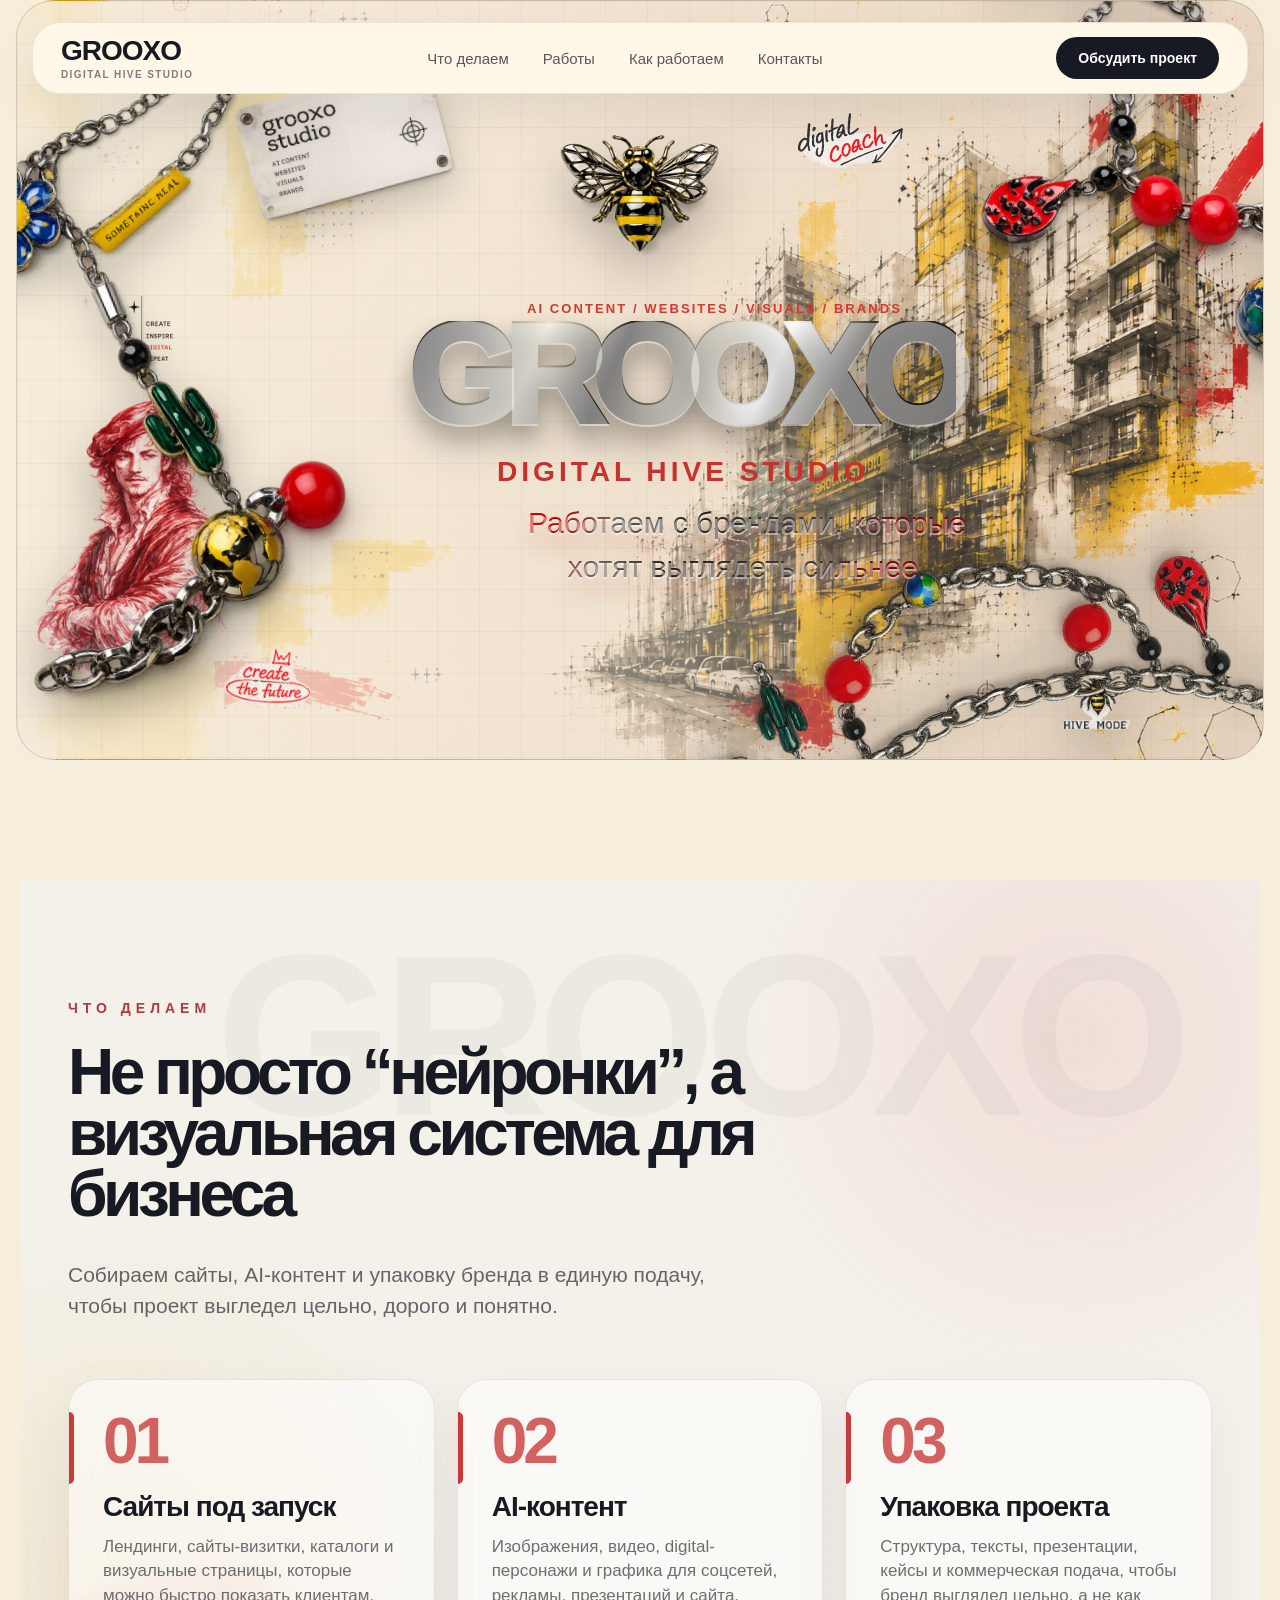
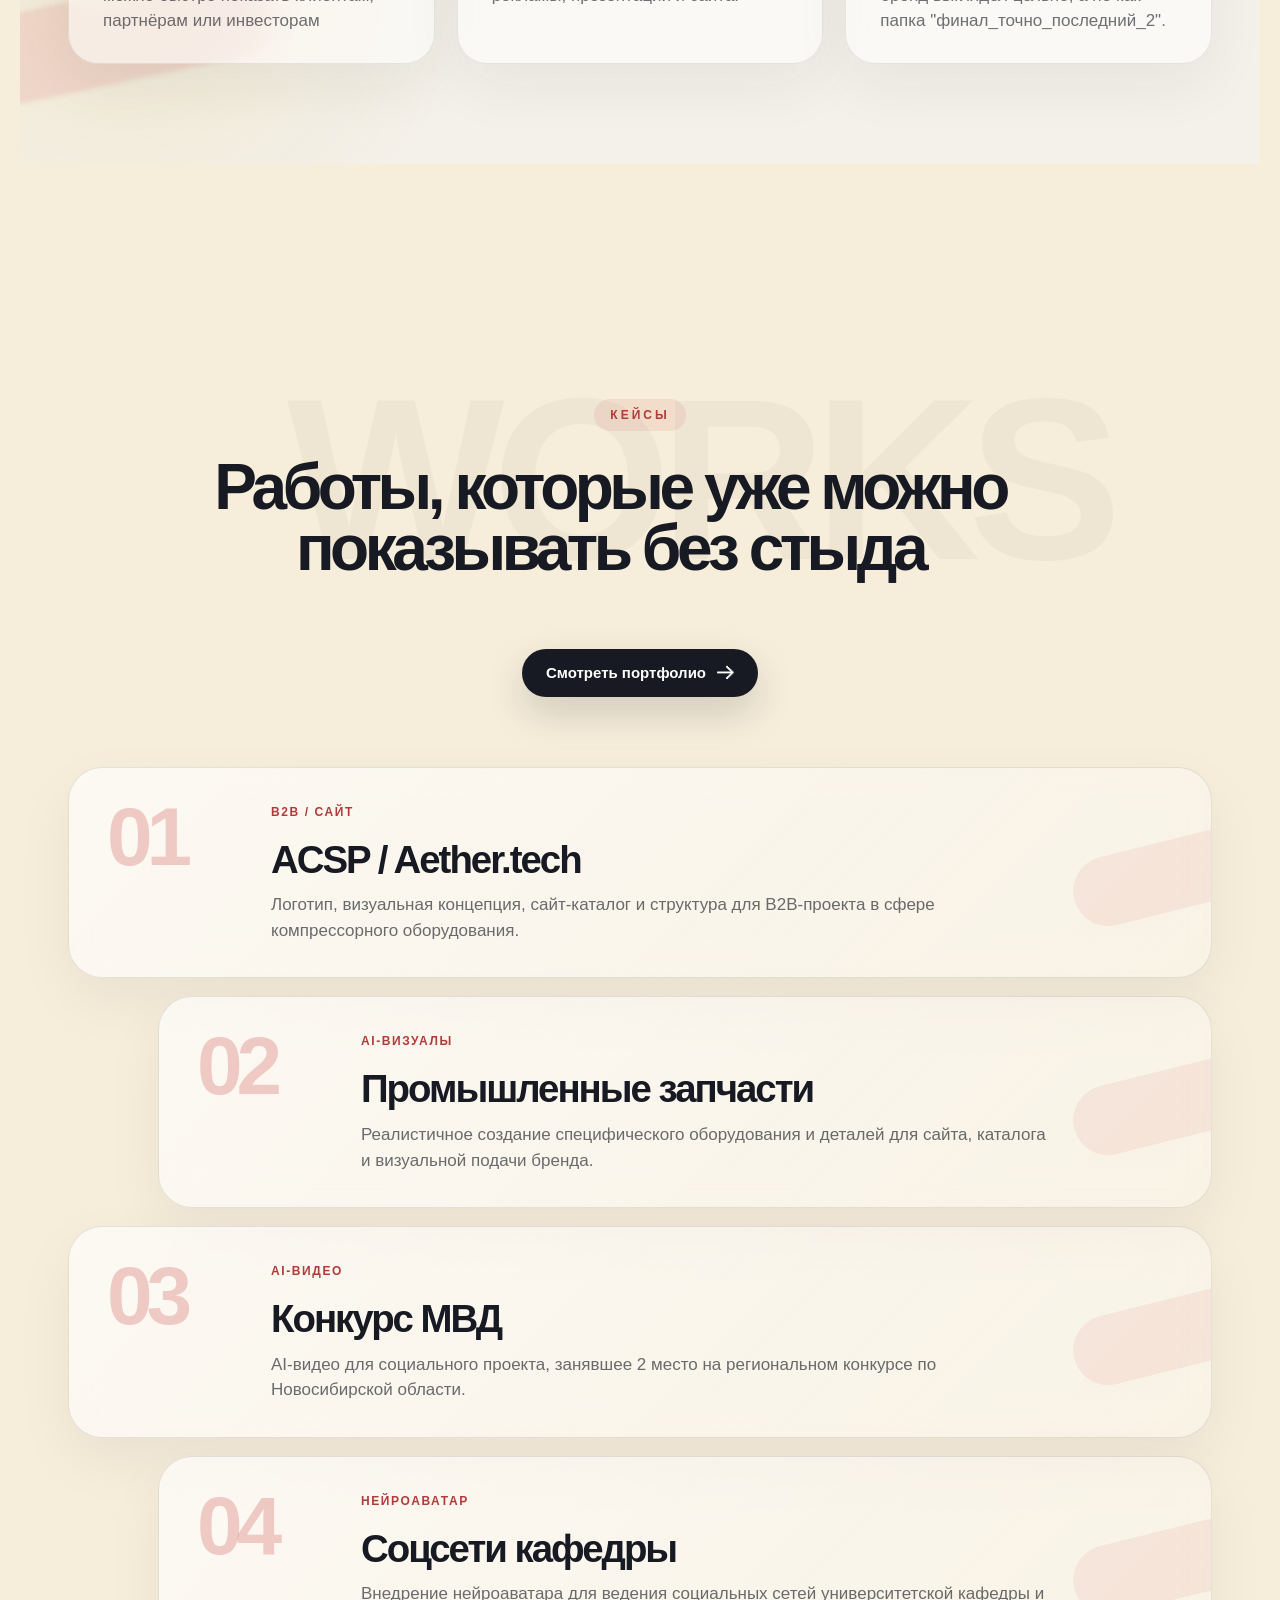
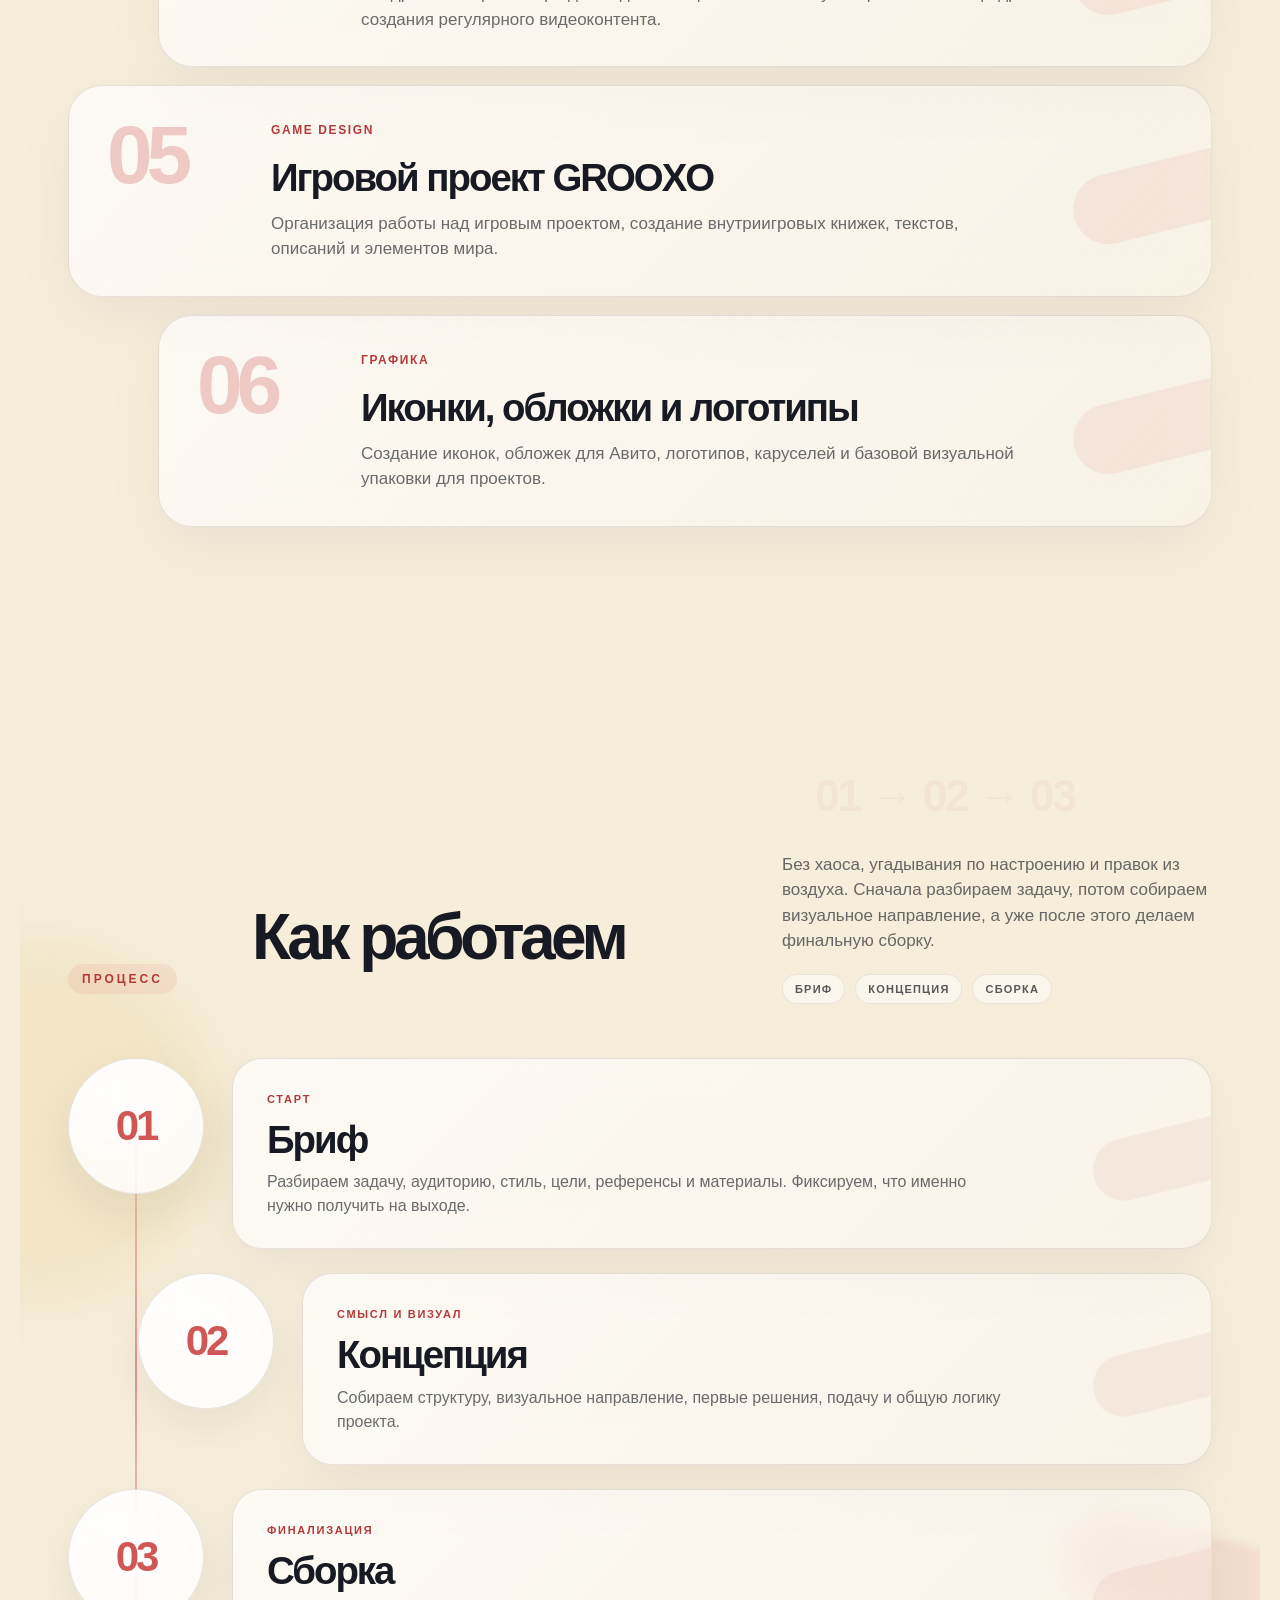
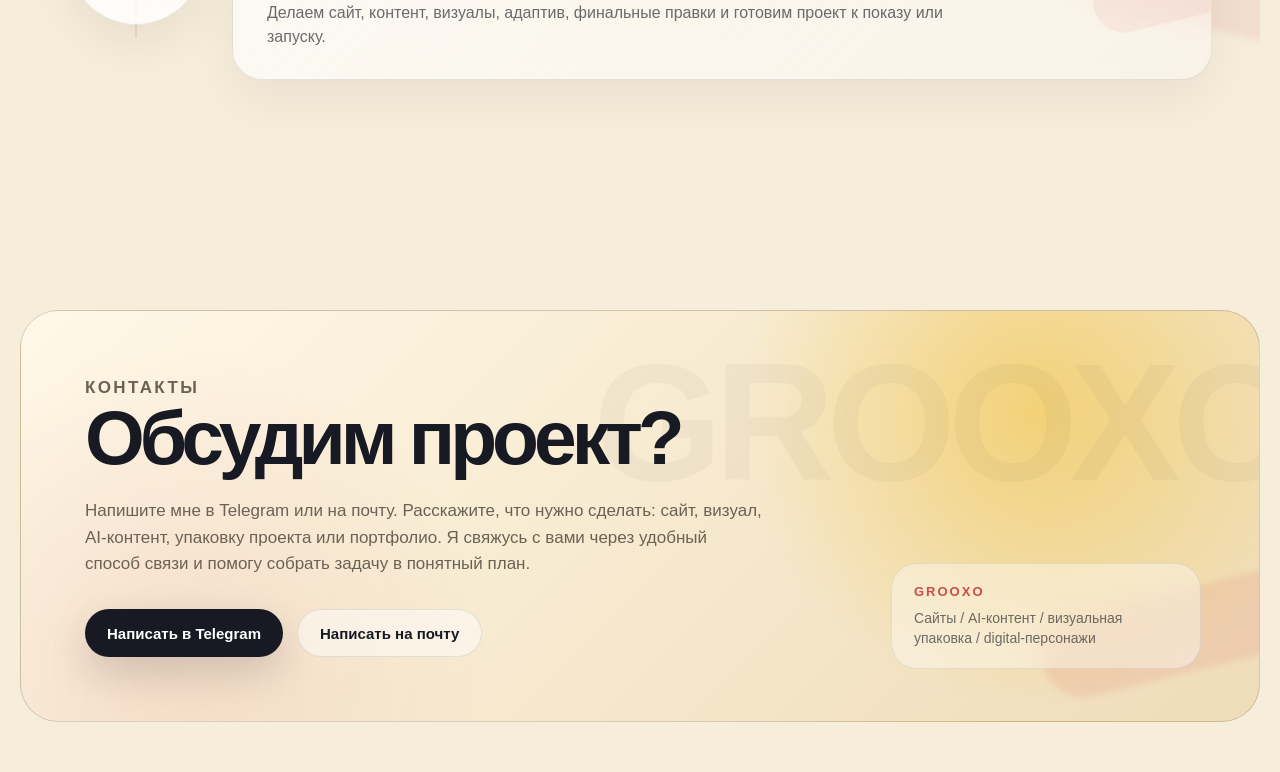
<file: index.html>
<!DOCTYPE html>
<html lang="ru">
<head>
  <meta charset="UTF-8" />
  <meta name="viewport" content="width=device-width, initial-scale=1.0" />

  <title>GROOXO Studio — сайты и AI-контент</title>
  <meta name="description" content="GROOXO Studio создаёт сайты, AI-визуал, digital-персонажей и визуальную упаковку для брендов." />

  <link rel="stylesheet" href="style.css" />
</head>
<body>

  <header class="header">
    <a href="#hero" class="logo">
      <span class="logo-main">GROOXO</span>
      <span class="logo-sub">digital hive studio</span>
    </a>   

    <nav class="nav">
      <a href="#services">Что делаем</a >
      <a href="#cases">Работы</a >
      <a href="#process">Как работаем</a >
      <a href="#contact">Контакты</a >
    </nav>
    <a href="#contact" class="header-btn">Обсудить проект</a>
  </header>

  <main>
    <section class="hero" id="hero">
  <img class="decor decor--chain-left" src="assets/images/chain-left.png" alt="Цепь металлическая1">
  <img class="decor decor--chain-right" src="assets/images/chain-right.png" alt="Цепь металлическая2">
  <img class="decor decor--chain-bottom" src="assets/images/chain-bottom.png" alt="Цепь металлическая3">

  <img class="decor decor--brand-card" src="assets/images/brand-card.png" alt="Визитная карточка GROOXO">
  <img class="decor decor--bee-main" src="assets/images/bee-main.png" alt="Металлическая пчела GROOXO">
  <img class="decor decor--bee-small" src="assets/images/bee-small.png" alt="Нарисованная пчела GROOXO">
  <img class="decor decor--sketch" src="assets/images/sketch.png" alt="скетч парня GROOXO">

  <img class="decor decor--text-digital-coach" src="assets/images/text-digital-coach.png" alt="digital coach GROOXO">
  <img class="decor decor--text-create-future" src="assets/images/text-create-future.png" alt="create future GROOXO">
  <img class="decor decor--text-create-inspire" src="assets/images/text-create-inspire-repeat.png" alt="create inspire repeat GROOXO">

  <div class="hero__content">
    <p class="eyebrow">AI CONTENT / WEBSITES / VISUALS / BRANDS</p >

    <h1 class="hero__logo">GROOXO</h1>

    <p class="hero__subtitle">DIGITAL HIVE STUDIO</p >

    <p class="hero__text">
      Работаем с брендами, которые 
      хотят выглядеть сильнее.
    </p >
  </div>
</section>

    <section class="section services" id="services">
      <div class="container">
      <p class="section-label">Что делаем</p >
      
        <h2 class="services__title">
        Не просто “нейронки”, а визуальная система для бизнеса
      </h2>

      <p class="services__lead">
        Собираем сайты, AI-контент и упаковку бренда  в единую подачу, чтобы проект выгледел цельно, дорого и понятно.
      </p>

      <div class="services__grid">
        <article class="service-card">
          <span class="service-card__num">01</span>
          <h3>Сайты под запуск</h3>
          <p>Лендинги, сайты-визитки, каталоги и визуальные страницы, которые можно быстро показать клиентам, партнёрам или инвесторам</p >
        </article>

        <article class="service-card">
          <span class="service-card__num">02</span>
          <h3>AI-контент</h3>
          <p>Изображения, видео, digital-персонажи и графика для соцсетей, рекламы, презентаций и сайта.</p >
        </article>

        <article class="service-card">
          <span class="service-card__num">03</span>
          <h3>Упаковка проекта</h3>
          <p>Структура, тексты, презентации, кейсы и коммерческая подача, чтобы бренд выглядел цельно, а не как папка "финал_точно_последний_2".</p >
        </article>
       </div>
      </div>
    </section>

    <section class="section cases" id="cases">
  <div class="container">
    <div class="cases__head">
      <p class="section__label">Кейсы</p >

      <h2 class="cases__title">
        Работы, которые уже можно показывать без стыда
      </h2>
      <a class="cases__btn" href="portfolio.html">
        Смотреть портфолио <span>🡢</span>
      </a>

    </div>

    <div class="cases__list">
      <article class="case-row">
        <span class="case-row__num">01</span>

        <div class="case-row__content">
          <span class="case-row__tag">B2B / сайт</span>
          <h3>ACSP / Aether.tech</h3>
          <p>
            Логотип, визуальная концепция, сайт-каталог и структура для B2B-проекта
            в сфере компрессорного оборудования.
          </p >
        </div>
      </article>

      <article class="case-row">
        <span class="case-row__num">02</span>

        <div class="case-row__content">
          <span class="case-row__tag">AI-визуалы</span>
          <h3>Промышленные запчасти</h3>
          <p>
            Реалистичное создание специфического оборудования и деталей для сайта,
            каталога и визуальной подачи бренда.
          </p >
        </div>
      </article>

      <article class="case-row">
        <span class="case-row__num">03</span>

        <div class="case-row__content">
          <span class="case-row__tag">AI-видео</span>
          <h3>Конкурс МВД</h3>
          <p>
            AI-видео для социального проекта, занявшее 2 место на региональном
            конкурсе по Новосибирской области.
          </p >
        </div>
      </article>

      <article class="case-row">
        <span class="case-row__num">04</span>

        <div class="case-row__content">
          <span class="case-row__tag">Нейроаватар</span>
          <h3>Соцсети кафедры</h3>
          <p>
            Внедрение нейроаватара для ведения социальных сетей университетской
            кафедры и создания регулярного видеоконтента.
          </p >
        </div>
      </article>

      <article class="case-row">
        <span class="case-row__num">05</span>

        <div class="case-row__content">
          <span class="case-row__tag">Game design</span>
          <h3>Игровой проект GROOXO</h3>
          <p>
            Организация работы над игровым проектом, создание внутриигровых книжек,
            текстов, описаний и элементов мира.
          </p >
        </div>
      </article>

      <article class="case-row">
        <span class="case-row__num">06</span>

        <div class="case-row__content">
          <span class="case-row__tag">Графика</span>
          <h3>Иконки, обложки и логотипы</h3>
          <p>
            Создание иконок, обложек для Авито, логотипов, каруселей и базовой
            визуальной упаковки для проектов.
          </p >
        </div>
      </article>
    </div>
  </div>
</section>

<section class="section process" id="process">
  <div class="container">

    <div class="process__head">
      <p class="section__label">Процесс</p >

      <h2 class="process__title">
        Как работаем
      </h2>

      <div class="process__side">
        <p class="process__lead">
          Без хаоса, угадывания по настроению и правок из воздуха.
          Сначала разбираем задачу, потом собираем визуальное направление,
          а уже после этого делаем финальную сборку.
        </p >

        <div class="process__mini">
          <span>Бриф</span>
          <span>Концепция</span>
          <span>Сборка</span>
        </div>
      </div>
    </div>

    <div class="process__timeline">

      <article class="process-step">
        <div class="process-step__num">01</div>

        <div class="process-step__content">
          <span>Старт</span>
          <h3>Бриф</h3>
          <p>
            Разбираем задачу, аудиторию, стиль, цели, референсы и материалы.
            Фиксируем, что именно нужно получить на выходе.
          </p >
        </div>
      </article>

      <article class="process-step">
        <div class="process-step__num">02</div>

        <div class="process-step__content">
          <span>Смысл и визуал</span>
          <h3>Концепция</h3>
          <p>
            Собираем структуру, визуальное направление, первые решения,
            подачу и общую логику проекта.
          </p >
        </div>
      </article>

      <article class="process-step">
        <div class="process-step__num">03</div>

        <div class="process-step__content">
          <span>Финализация</span>
          <h3>Сборка</h3>
          <p>
            Делаем сайт, контент, визуалы, адаптив, финальные правки
            и готовим проект к показу или запуску.
          </p >
        </div>
      </article>

    </div>

  </div>
</section>

<section class="contact" id="contact">
  <div class="contact__content">
    <p class="section__label">Контакты</p >

    <h2>Обсудим проект?</h2>

    <p class="contact__text">
      Напишите мне в Telegram или на почту. Расскажите, что нужно сделать:
      сайт, визуал, AI-контент, упаковку проекта или портфолио. Я свяжусь с вами
      через удобный способ связи и помогу собрать задачу в понятный план.
    </p >

    <div class="contact__actions">
      <a class="contact__btn contact__btn--dark" href=" " target="_blank">
        Написать в Telegram
      </a >

      <a class="contact__btn contact__btn--light" href="mailto:sonya.streletskaya@gmail.com">
        Написать на почту
      </a >
    </div>
  </div>

  <div class="contact__note">
    <span>GROOXO</span>
    <p>Сайты / AI-контент / визуальная упаковка / digital-персонажи</p >
  </div>
</section>
</body>
</html>
</file>
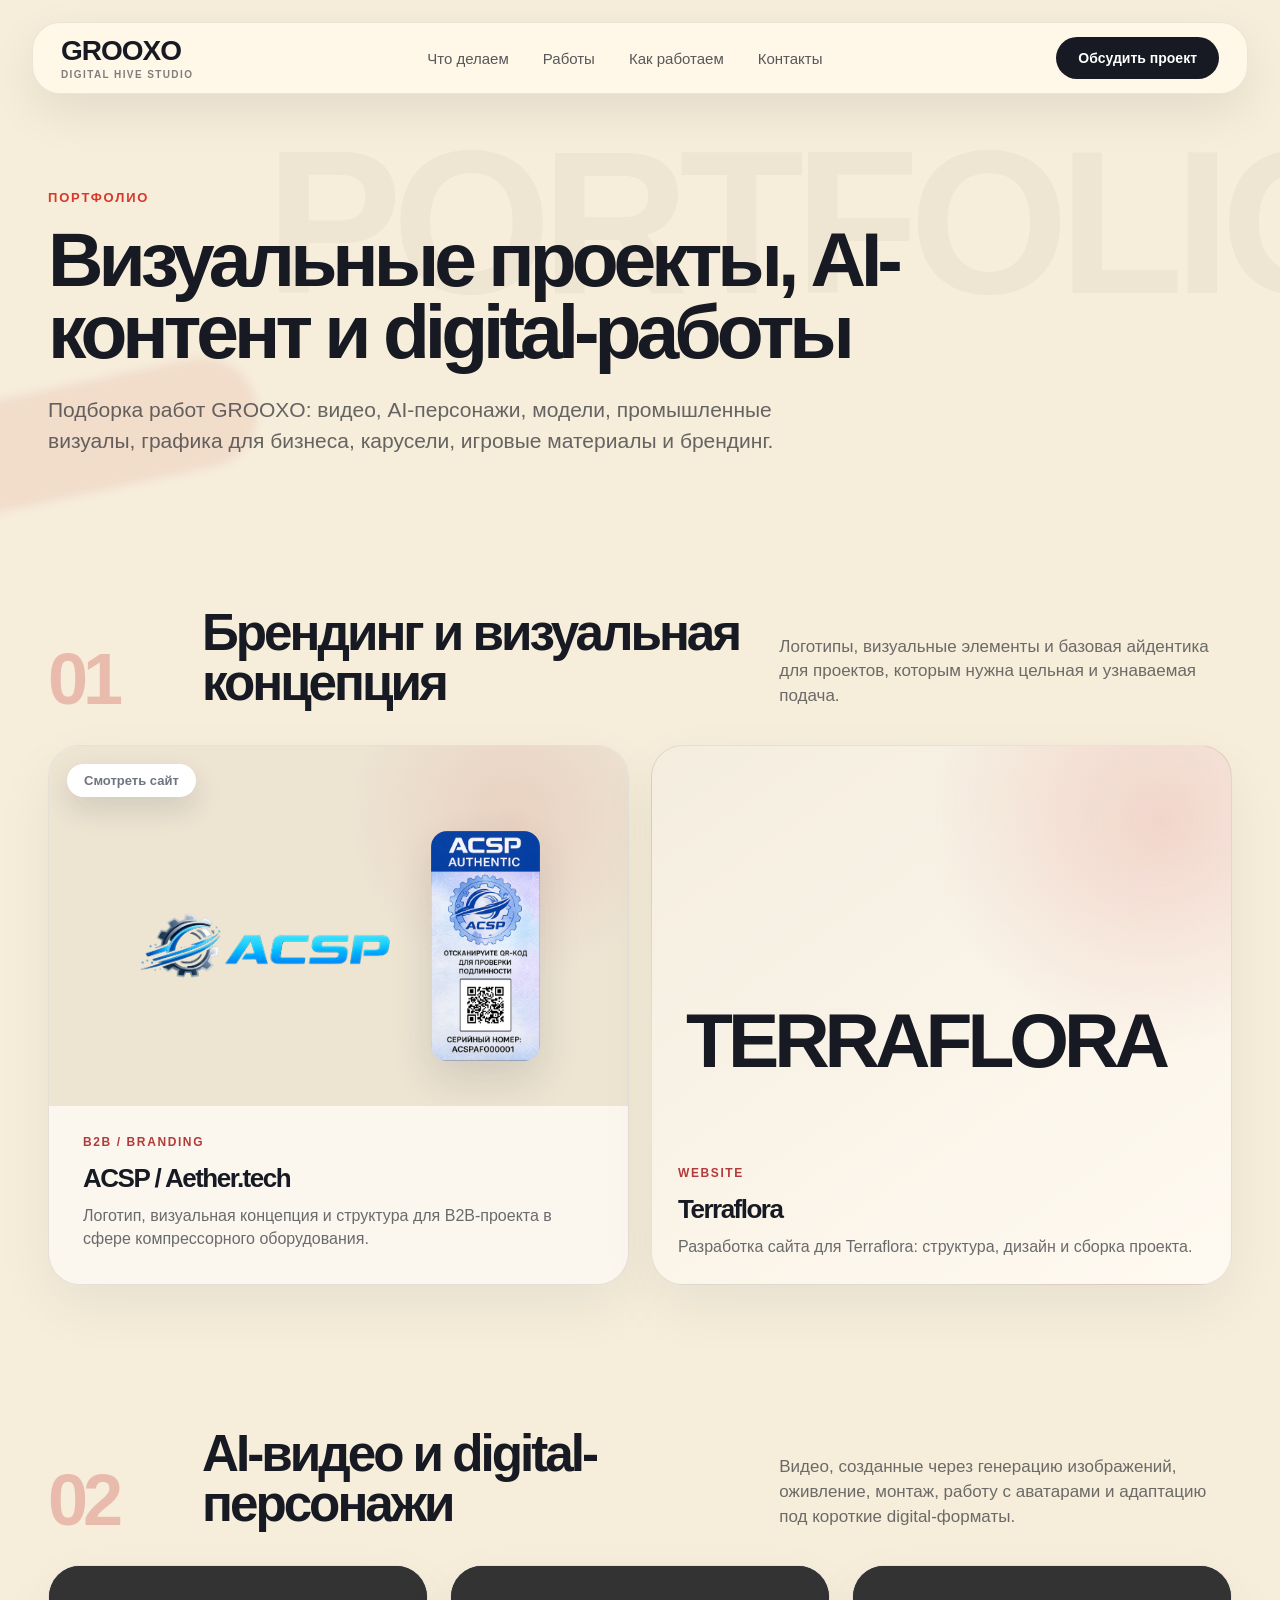
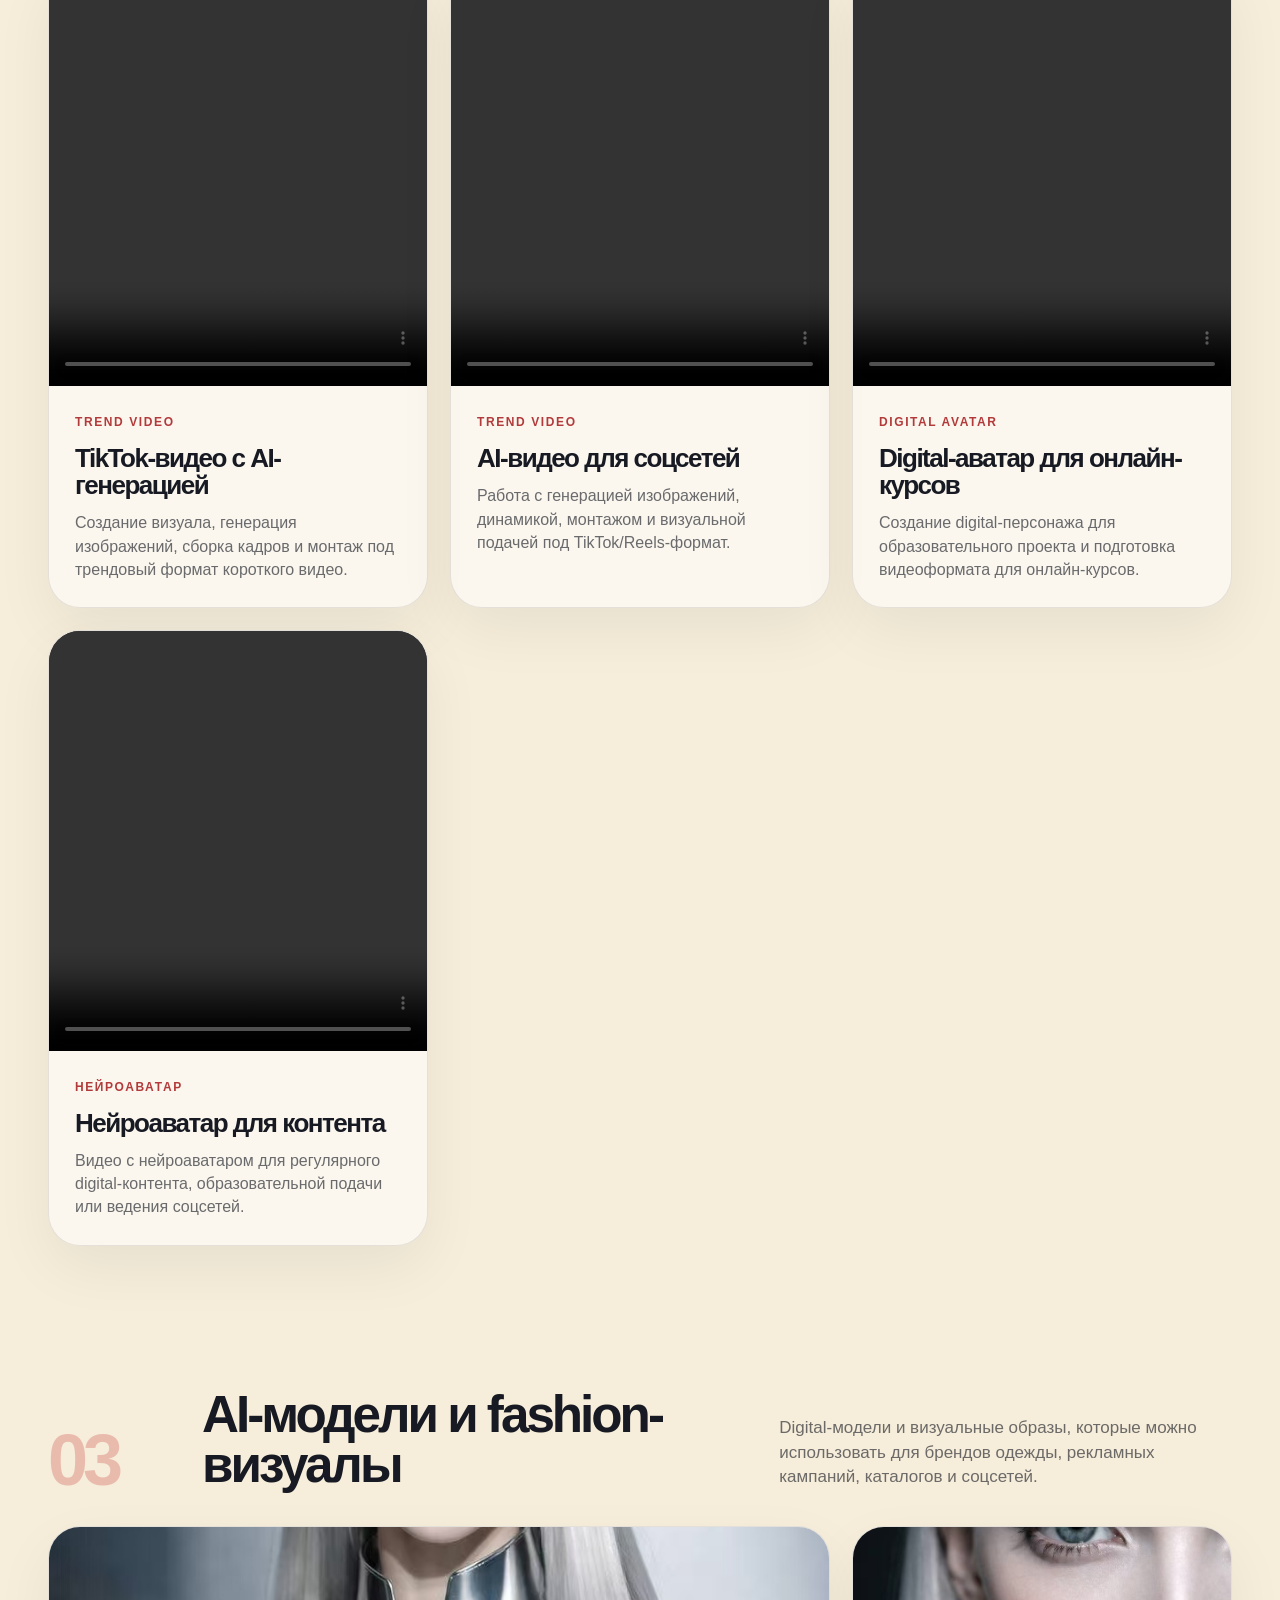
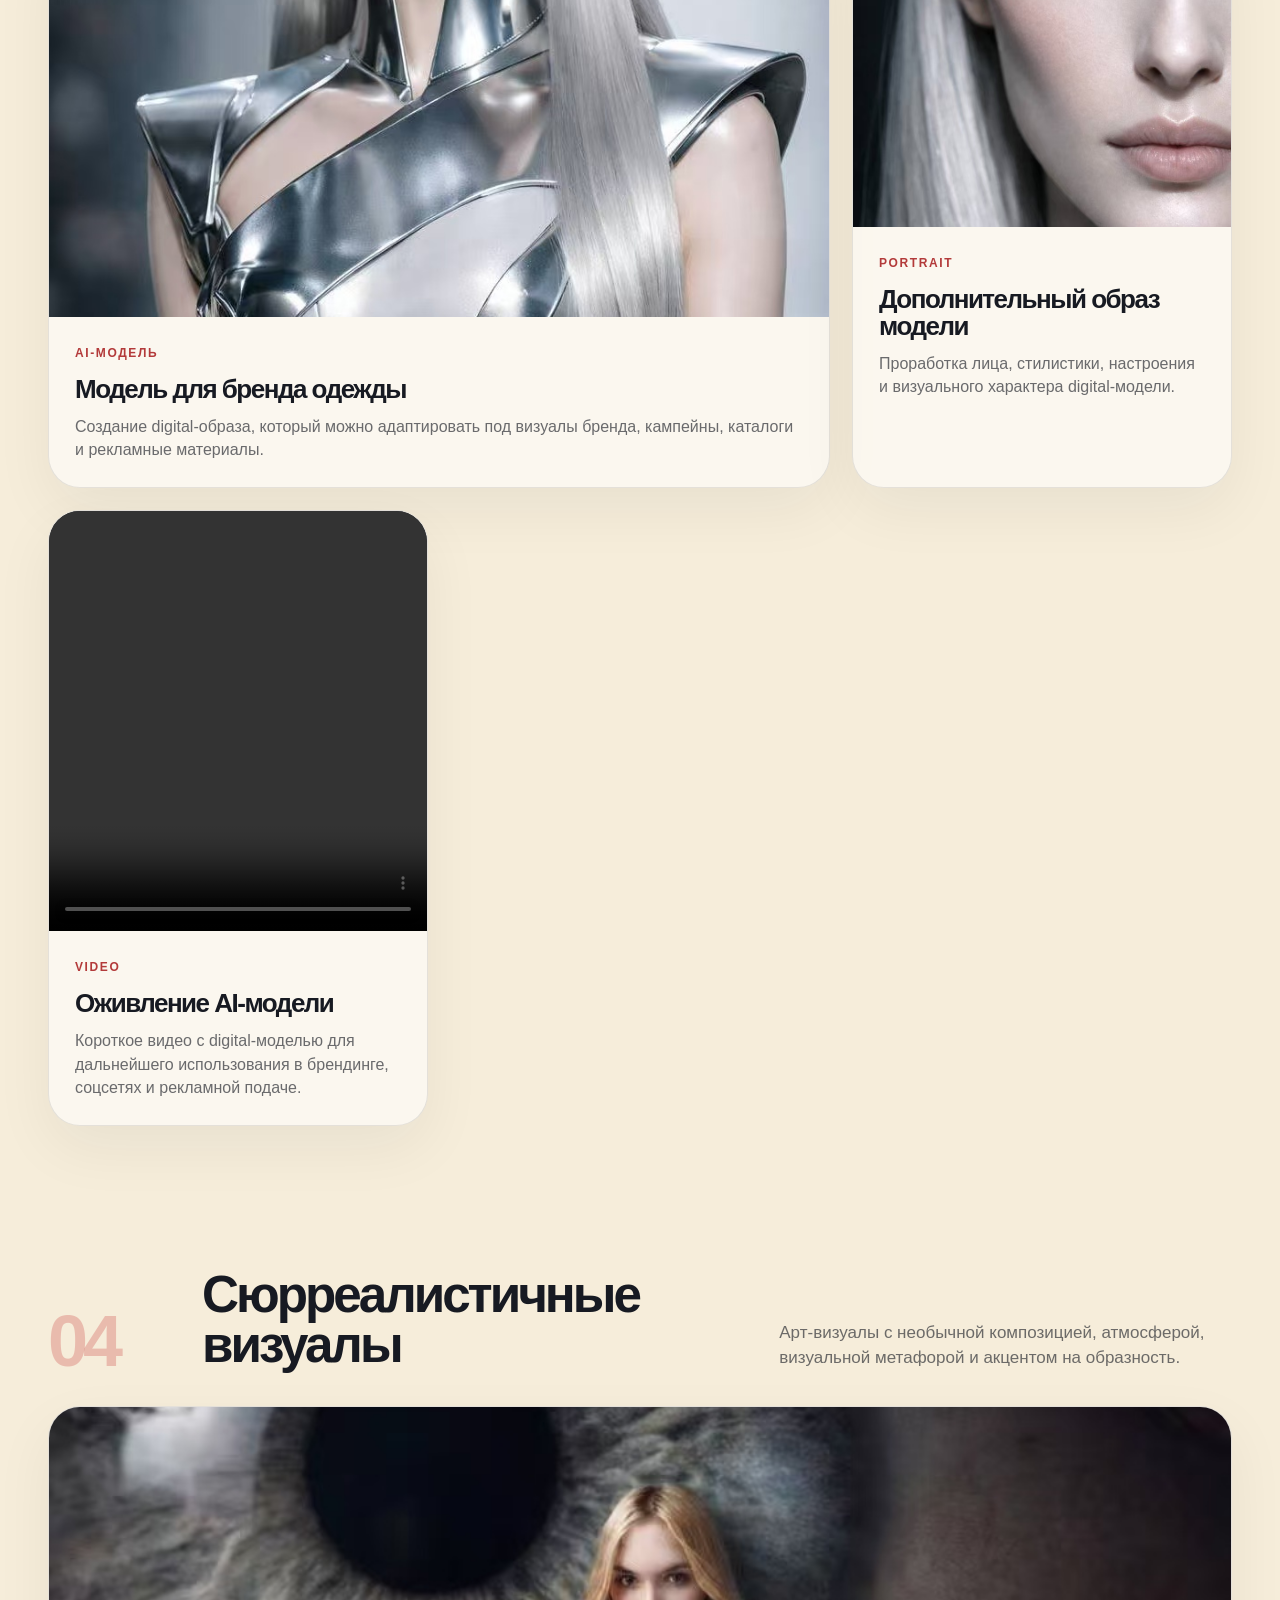
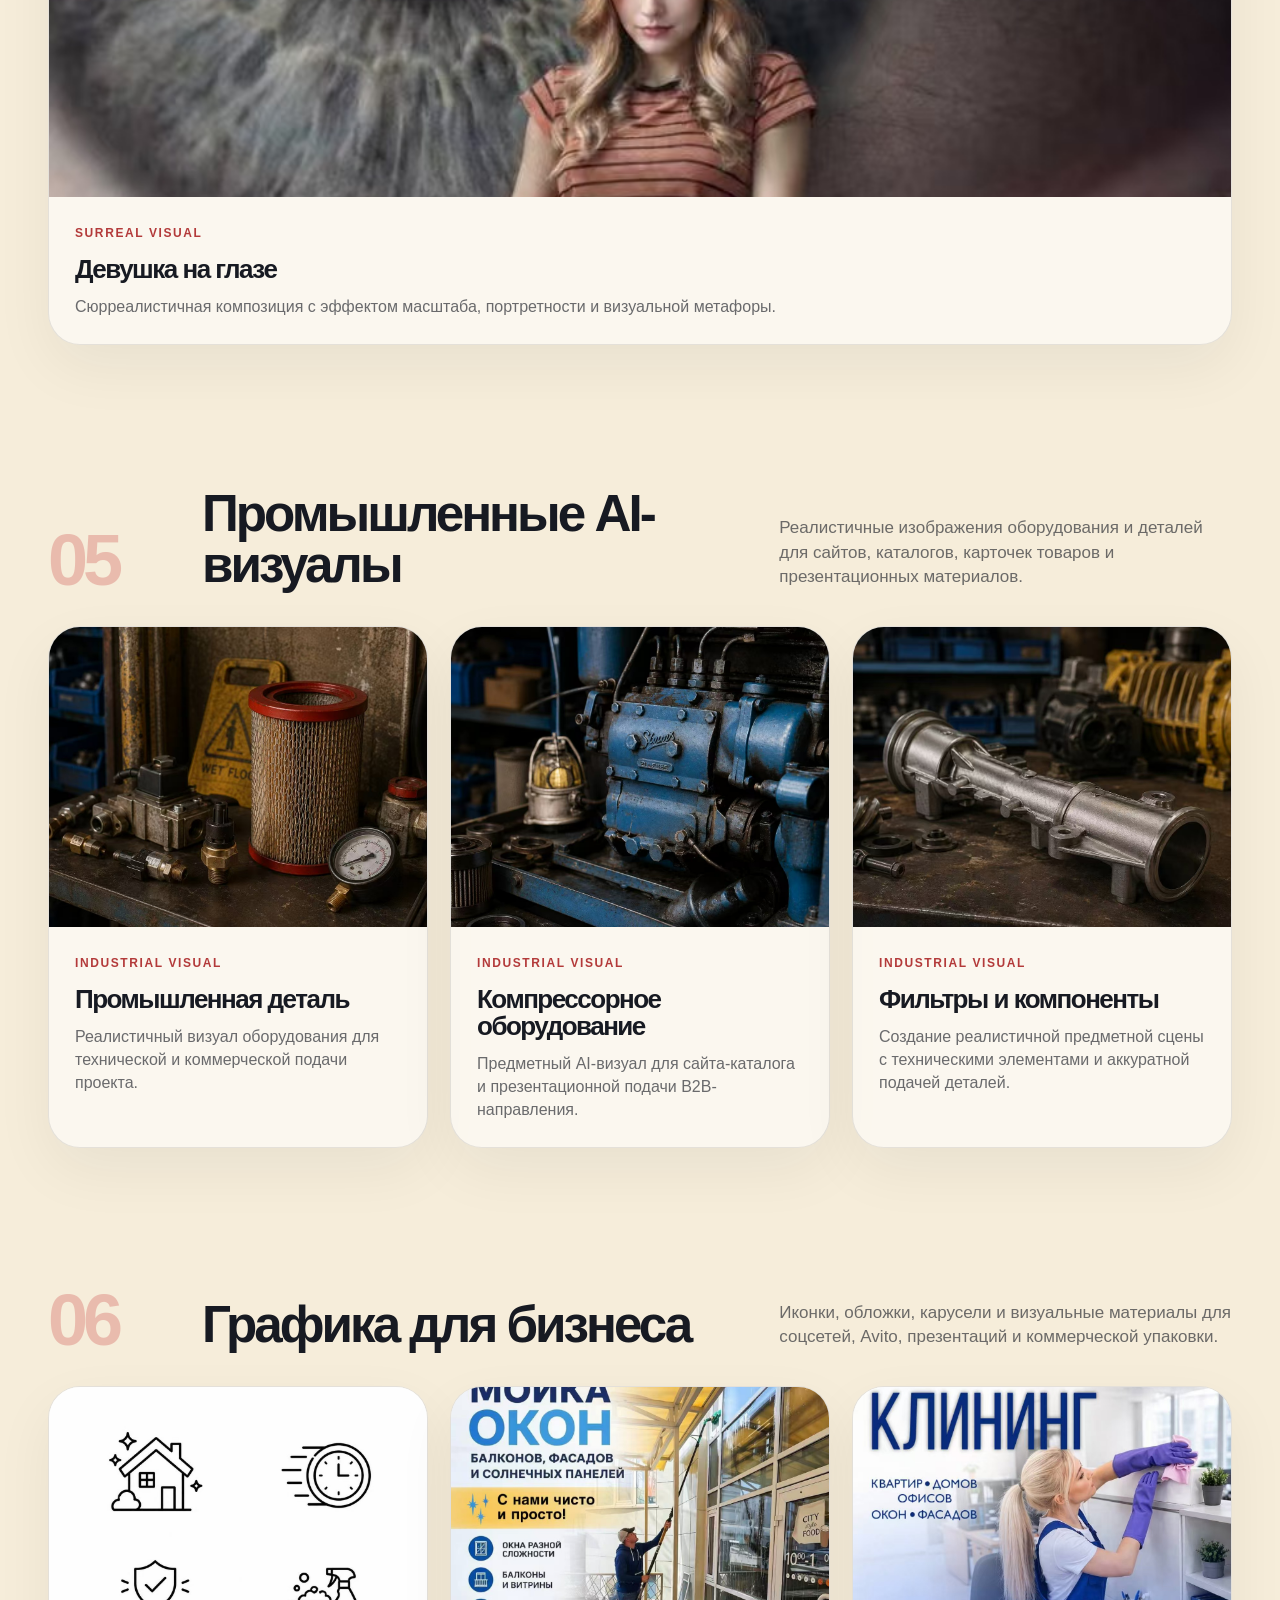
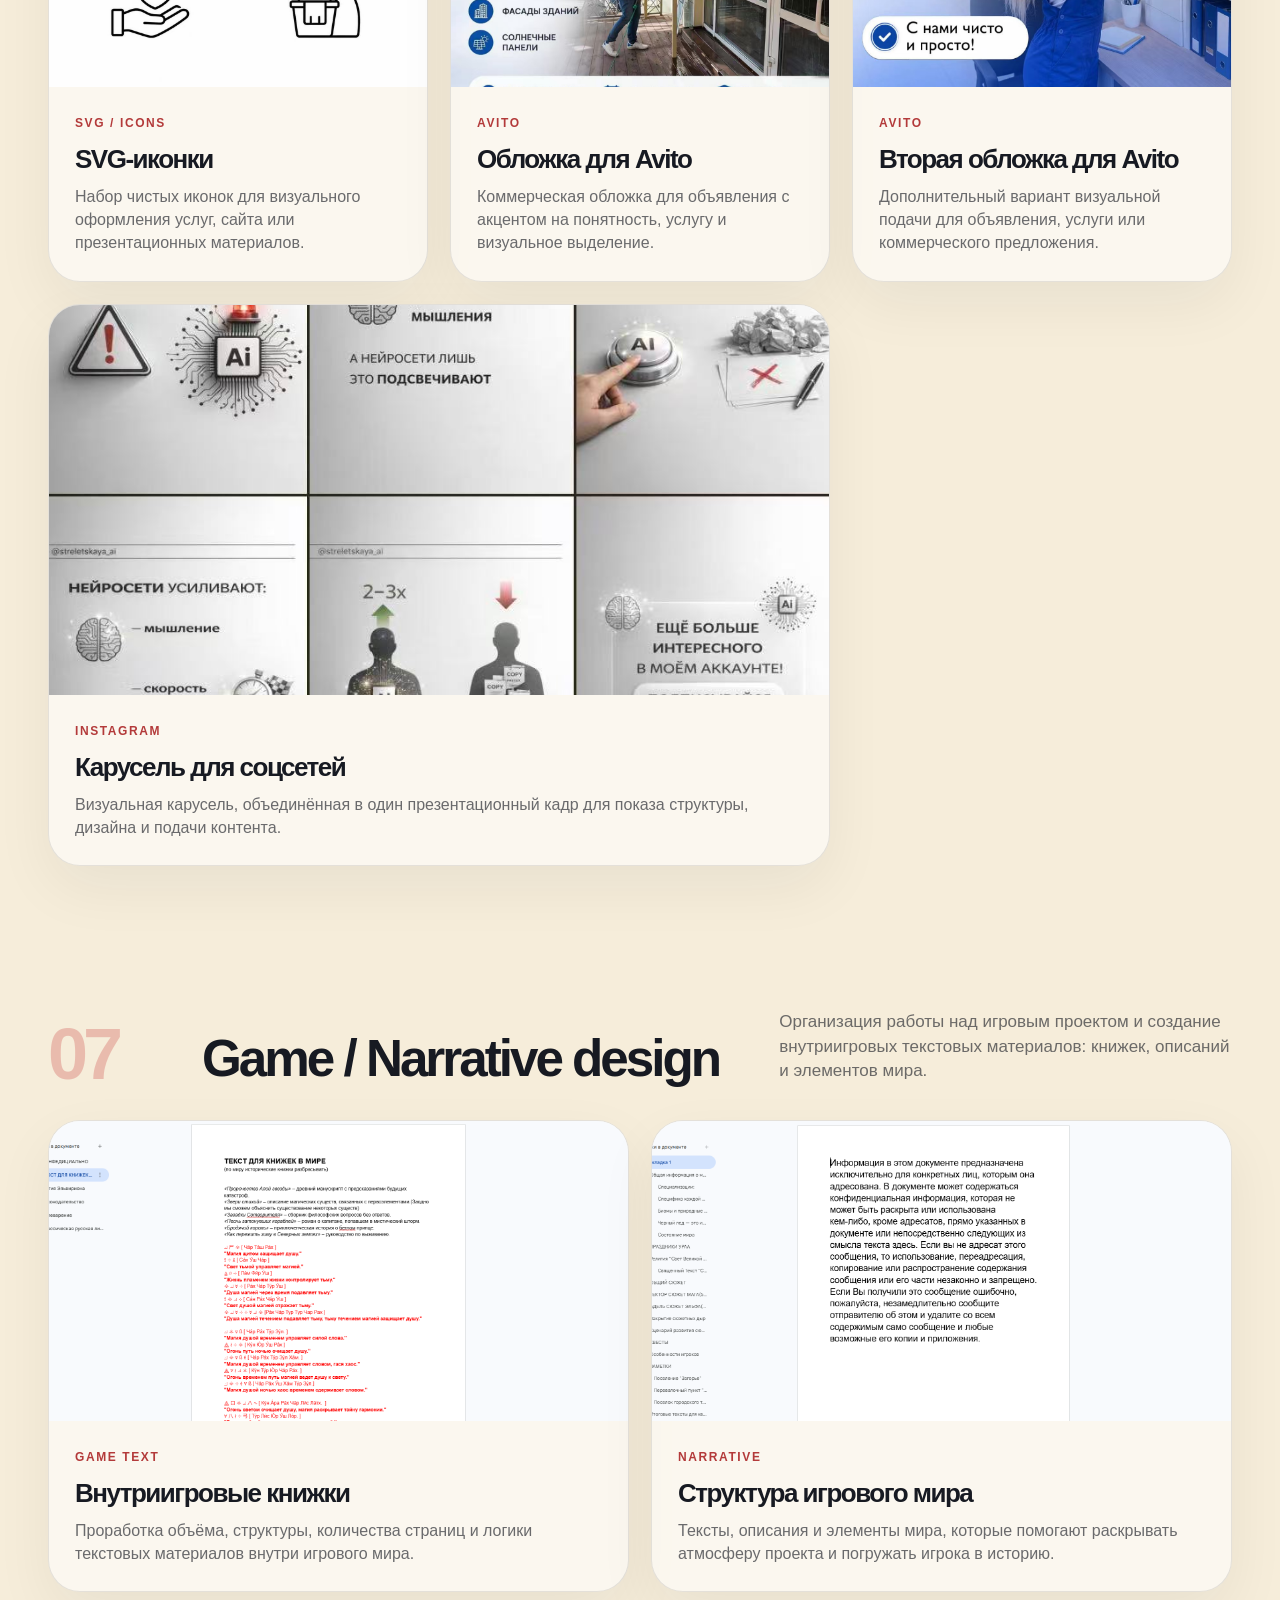
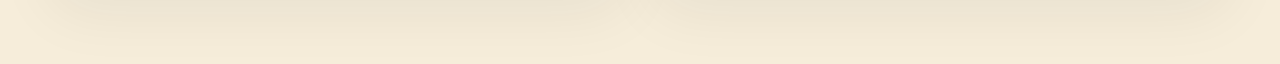
<file: portfolio.html>
<!DOCTYPE html>
<html lang="ru">
<head>
<meta charset="UTF-8" />
<meta name="viewport" content="width=device-width, initial-scale=1.0" />

<title>Портфолио — GROOXO Studio</title>
<meta name="description" content="Портфолио GROOXO Studio: AI-видео, digital-аватары, AI-модели, промышленные визуалы, графика, игровые материалы и брендинг." />

<link rel="stylesheet" href="style.css" />
</head>

<body>

<!-- ШАПКА. Такая же структура, как на главной странице -->
<header class="header">
<a href="index.html#hero" class="logo">
<span class="logo-main">GROOXO</span>
<span class="logo-sub">digital hive studio</span>
</a>

<nav class="nav">
<a href="index.html#services">Что делаем</a>
<a href="portfolio.html">Работы</a>
<a href="index.html#process">Как работаем</a>
<a href="index.html#contact">Контакты</a>
</nav>

<a href="index.html#contact" class="header-btn">Обсудить проект</a>
</header>


<main>

<!-- ПЕРВЫЙ ЭКРАН ПОРТФОЛИО -->
<section class="portfolio-page">
<div class="container">
<p class="section__label">Портфолио</p>

<h1 class="portfolio-page__title">
Визуальные проекты, AI-контент и digital-работы
</h1>

<p class="portfolio-page__lead">
Подборка работ GROOXO: видео, AI-персонажи, модели, промышленные визуалы,
графика для бизнеса, карусели, игровые материалы и брендинг.
</p>
</div>
</section>

<!-- 07. БРЕНДИНГ И ЛОГОТИП -->
<section class="portfolio-category">
<div class="container">

<div class="portfolio-category__head">
<span>01</span>
<h2>Брендинг и визуальная концепция</h2>
<p>
Логотипы, визуальные элементы и базовая айдентика для проектов,
которым нужна цельная и узнаваемая подача.
</p>
</div>

<div class="portfolio-grid portfolio-grid--two">

<article class="portfolio-work portfolio-work--acsp">

  <div class="portfolio-work__media portfolio-work__media--acsp">

    <a href="https://acspx.ru" target="_blank" class="portfolio-work__site-btn">
      Смотреть сайт
    </a >

    <div class="portfolio-work__acsp-images">
      <img 
        src="assets/images/ACSP-logo.png" 
        alt="Логотип ACSP" 
        class="portfolio-work__acsp-logo"
      >

      <img 
        src="assets/images/ACSP-nakleika.png" 
        alt="Наклейка ACSP на коробке" 
        class="portfolio-work__acsp-sticker"
      >
    </div>

  </div>

  <div class="portfolio-work__body">
    <span>B2B / branding</span>
    <h3>ACSP / Aether.tech</h3>
    <p>
      Логотип, визуальная концепция и структура для B2B-проекта
      в сфере компрессорного оборудования.
    </p >
  </div>

</article>

<article class="portfolio-work portfolio-work--site-only">
  <div class="portfolio-work__site-only-mark" aria-hidden="true">TERRAF­LORA</div>

  <div class="portfolio-work__body">
    <span>Website</span>
    <h3>Terraflora</h3>
    <p>
      Разработка сайта для Terraflora: структура, дизайн и сборка проекта.
    </p>
  </div>
</article>

</div>
</div>
</section>

<!-- 01. AI-ВИДЕО И DIGITAL-ПЕРСОНАЖИ -->
<section class="portfolio-category">
<div class="container">

<div class="portfolio-category__head">
<span>02</span>
<h2>AI-видео и digital-персонажи</h2>
<p>
Видео, созданные через генерацию изображений, оживление, монтаж,
работу с аватарами и адаптацию под короткие digital-форматы.
</p>
</div>

<div class="portfolio-grid">

<article class="portfolio-work portfolio-work--video">
<div class="portfolio-work__media">
<video controls preload="metadata">
<source src="assets/videos/tiktok-1.mp4" type="video/mp4">
Ваш браузер не поддерживает видео.
</video>
</div>

<div class="portfolio-work__body">
<span>Trend video</span>
<h3>TikTok-видео с AI-генерацией</h3>
<p>
Создание визуала, генерация изображений, сборка кадров и монтаж
под трендовый формат короткого видео.
</p>
</div>
</article>

<article class="portfolio-work portfolio-work--video">
<div class="portfolio-work__media">
<video controls preload="metadata">
<source src="assets/videos/tiktok-2.mp4" type="video/mp4">
Ваш браузер не поддерживает видео.
</video>
</div>

<div class="portfolio-work__body">
<span>Trend video</span>
<h3>AI-видео для соцсетей</h3>
<p>
Работа с генерацией изображений, динамикой, монтажом и визуальной
подачей под TikTok/Reels-формат.
</p>
</div>
</article>

<article class="portfolio-work portfolio-work--video">
<div class="portfolio-work__media">
<video controls preload="metadata">
<source src="assets/videos/digital-avatar.mp4" type="video/mp4">
Ваш браузер не поддерживает видео.
</video>
</div>

<div class="portfolio-work__body">
<span>Digital avatar</span>
<h3>Digital-аватар для онлайн-курсов</h3>
<p>
Создание digital-персонажа для образовательного проекта и подготовка
видеоформата для онлайн-курсов.
</p>
</div>
</article>

<article class="portfolio-work portfolio-work--video">
<div class="portfolio-work__media">
<video controls preload="metadata">
<source src="assets/videos/neuro-avatar.mp4" type="video/mp4">
Ваш браузер не поддерживает видео.
</video>
</div>

<div class="portfolio-work__body">
<span>Нейроаватар</span>
<h3>Нейроаватар для контента</h3>
<p>
Видео с нейроаватаром для регулярного digital-контента,
образовательной подачи или ведения соцсетей.
</p>
</div>
</article>

</div>
</div>
</section>


<!-- 02. AI-МОДЕЛИ И FASHION-ВИЗУАЛЫ -->
<section class="portfolio-category">
<div class="container">

<div class="portfolio-category__head">
<span>03</span>
<h2>AI-модели и fashion-визуалы</h2>
<p>
Digital-модели и визуальные образы, которые можно использовать
для брендов одежды, рекламных кампаний, каталогов и соцсетей.
</p>
</div>

<div class="portfolio-grid portfolio-grid--featured">

<article class="portfolio-work portfolio-work--wide">
<div class="portfolio-work__media">
<img src="assets/images/model-main.jpg" alt="Главное фото AI-модели для fashion-бренда">
</div>

<div class="portfolio-work__body">
<span>AI-модель</span>
<h3>Модель для бренда одежды</h3>
<p>
Создание digital-образа, который можно адаптировать под визуалы бренда,
кампейны, каталоги и рекламные материалы.
</p>
</div>
</article>

<article class="portfolio-work">
<div class="portfolio-work__media">
<img src="assets/images/model-close.jpg" alt="Второе фото AI-модели, портрет или дополнительный ракурс">
</div>

<div class="portfolio-work__body">
<span>Portrait</span>
<h3>Дополнительный образ модели</h3>
<p>
Проработка лица, стилистики, настроения и визуального характера
digital-модели.
</p>
</div>
</article>

<article class="portfolio-work portfolio-work--video">
<div class="portfolio-work__media">
<video controls preload="metadata">
<source src="assets/videos/model-video.mp4" type="video/mp4">
Ваш браузер не поддерживает видео.
</video>
</div>

<div class="portfolio-work__body">
<span>Video</span>
<h3>Оживление AI-модели</h3>
<p>
Короткое видео с digital-моделью для дальнейшего использования
в брендинге, соцсетях и рекламной подаче.
</p>
</div>
</article>

</div>
</div>
</section>


<!-- 03. СЮРРЕАЛИСТИЧНЫЕ ВИЗУАЛЫ -->
<section class="portfolio-category">
<div class="container">

<div class="portfolio-category__head">
<span>04</span>
<h2>Сюрреалистичные визуалы</h2>
<p>
Арт-визуалы с необычной композицией, атмосферой, визуальной метафорой
и акцентом на образность.
</p>
</div>

<div class="portfolio-grid portfolio-grid--two">

<article class="portfolio-work portfolio-work--wide">
<div class="portfolio-work__media">
<img src="assets/images/surreal-eye.jpg" alt="Сюрреалистичная фотография: девушка сидит на глазе">
</div>

<div class="portfolio-work__body">
<span>Surreal visual</span>
<h3>Девушка на глазе</h3>
<p>
Сюрреалистичная композиция с эффектом масштаба, портретности
и визуальной метафоры.
</p>
</div>
</article>

</div>
</div>
</section>


<!-- 04. ПРОМЫШЛЕННЫЕ AI-ВИЗУАЛЫ -->
<section class="portfolio-category">
<div class="container">

<div class="portfolio-category__head">
<span>05</span>
<h2>Промышленные AI-визуалы</h2>
<p>
Реалистичные изображения оборудования и деталей для сайтов, каталогов,
карточек товаров и презентационных материалов.
</p>
</div>

<div class="portfolio-grid">

<article class="portfolio-work">
<div class="portfolio-work__media">
<img src="assets/images/parts-1.jpg" alt="Реалистичное изображение промышленной детали">
</div>

<div class="portfolio-work__body">
<span>Industrial visual</span>
<h3>Промышленная деталь</h3>
<p>
Реалистичный визуал оборудования для технической и коммерческой
подачи проекта.
</p>
</div>
</article>

<article class="portfolio-work">
<div class="portfolio-work__media">
<img src="assets/images/parts-2.jpg" alt="Реалистичное изображение компрессорного оборудования">
</div>

<div class="portfolio-work__body">
<span>Industrial visual</span>
<h3>Компрессорное оборудование</h3>
<p>
Предметный AI-визуал для сайта-каталога и презентационной подачи
B2B-направления.
</p>
</div>
</article>

<article class="portfolio-work">
<div class="portfolio-work__media">
<img src="assets/images/parts-3.jpg" alt="Реалистичное изображение фильтров и компонентов">
</div>

<div class="portfolio-work__body">
<span>Industrial visual</span>
<h3>Фильтры и компоненты</h3>
<p>
Создание реалистичной предметной сцены с техническими элементами
и аккуратной подачей деталей.
</p>
</div>
</article>

</div>
</div>
</section>


<!-- 05. ГРАФИКА ДЛЯ БИЗНЕСА -->
<section class="portfolio-category">
<div class="container">

<div class="portfolio-category__head">
<span>06</span>
<h2>Графика для бизнеса</h2>
<p>
Иконки, обложки, карусели и визуальные материалы для соцсетей,
Avito, презентаций и коммерческой упаковки.
</p>
</div>

<div class="portfolio-grid">

<article class="portfolio-work">
<div class="portfolio-work__media">
<img src="assets/images/icons-svg.jpg" alt="SVG-иконки для визуального оформления проекта">
</div>

<div class="portfolio-work__body">
<span>SVG / icons</span>
<h3>SVG-иконки</h3>
<p>
Набор чистых иконок для визуального оформления услуг,
сайта или презентационных материалов.
</p>
</div>
</article>

<article class="portfolio-work">
<div class="portfolio-work__media">
<img src="assets/images/avito-covers-1.jpg" alt="Первая обложка для Avito">
</div>

<div class="portfolio-work__body">
<span>Avito</span>
<h3>Обложка для Avito</h3>
<p>
Коммерческая обложка для объявления с акцентом на понятность,
услугу и визуальное выделение.
</p>
</div>
</article>

<article class="portfolio-work">
<div class="portfolio-work__media">
<img src="assets/images/avito-covers-2.jpg" alt="Вторая обложка для Avito">
</div>

<div class="portfolio-work__body">
<span>Avito</span>
<h3>Вторая обложка для Avito</h3>
<p>
Дополнительный вариант визуальной подачи для объявления,
услуги или коммерческого предложения.
</p>
</div>
</article>

<article class="portfolio-work portfolio-work--wide">
<div class="portfolio-work__media">
<img src="assets/images/instagram-carousel.jpg" alt="Instagram-карусель, объединённая в одно изображение">
</div>

<div class="portfolio-work__body">
<span>Instagram</span>
<h3>Карусель для соцсетей</h3>
<p>
Визуальная карусель, объединённая в один презентационный кадр
для показа структуры, дизайна и подачи контента.
</p>
</div>
</article>

</div>
</div>
</section>


<!-- 06. GAME / NARRATIVE DESIGN -->
<section class="portfolio-category">
<div class="container">

<div class="portfolio-category__head">
<span>07</span>
<h2>Game / Narrative design</h2>
<p>
Организация работы над игровым проектом и создание внутриигровых
текстовых материалов: книжек, описаний и элементов мира.
</p>
</div>

<div class="portfolio-grid portfolio-grid--two">

<article class="portfolio-work">
<div class="portfolio-work__media">
<img src="assets/images/game-books-1.png" alt="Первый скриншот проработки внутриигровых книжек">
</div>

<div class="portfolio-work__body">
<span>Game text</span>
<h3>Внутриигровые книжки</h3>
<p>
Проработка объёма, структуры, количества страниц и логики
текстовых материалов внутри игрового мира.
</p>
</div>
</article>

<article class="portfolio-work">
<div class="portfolio-work__media">
<img src="assets/images/game-books-2.png" alt="Второй скриншот структуры внутриигровых книжек">
</div>

<div class="portfolio-work__body">
<span>Narrative</span>
<h3>Структура игрового мира</h3>
<p>
Тексты, описания и элементы мира, которые помогают раскрывать
атмосферу проекта и погружать игрока в историю.
</p>
</div>
</article>

</div>
</div>
</section>





</main>
<!-- МОДАЛЬНОЕ ОКНО ДЛЯ ПРОСМОТРА МЕДИА -->
<div class="media-modal" id="mediaModal">
  <button class="media-modal__close" type="button" aria-label="Закрыть">×</button>

  <div class="media-modal__content" id="mediaModalContent"></div>
</div>

<script src="script.js"></script>
</body>
</html>
</file>
<file: style.css>
:root {
  --bg: #f6edda;
  --text: #15120f;
  --muted: #6b6256;
  --yellow: #f0bf2e;
  --red: #d8372a;
  --green: #1f7f57;
  --white: #fffaf0;
  --border: rgba(21, 18, 15, 0.16);
}

* {
  box-sizing: border-box;
}

html {
  scroll-behavior: smooth;
}

body {
  margin: 0;
  font-family: Arial, Helvetica, sans-serif;
  background: var(--bg);
  color: var(--text);
}

a {
  color: inherit;
  text-decoration: none;
}

.header {
  position: fixed;
  top: 22px;
  left: 50%;
  transform: translateX(-50%);
  width: calc(100% - 64px);
  max-width: 1280px;
  height: 72px;
  padding: 0 28px;
  display: flex;
  align-items: center;
  justify-content: space-between;
  z-index: 1000;

  background: #fff7e8;
  backdrop-filter: blur(18px);
  -webkit-backdrop-filter: blur(18px);
  border: 1px solid rgba(20, 20, 20, 0.08);
  border-radius: 28px;
  box-shadow: 0 18px 50px rgba(0, 0, 0, 0.08);
}

.logo {
  display: flex;
  flex-direction: column;
  text-decoration: none;
  color: #171a22;
  line-height: 1;
}

.logo-main {
  font-size: 28px;
  font-weight: 900;
  letter-spacing: -1px;
}

.logo-sub {
  margin-top: 5px;
  font-size: 10px;
  font-weight: 600;
  letter-spacing: 1.4px;
  text-transform: uppercase;
  color: rgba(23, 26, 34, 0.55);
}

.nav {
  display: flex;
  align-items: center;
  gap: 34px;
}

.nav a {
  position: relative;
  text-decoration: none;
  color: rgba(23, 26, 34, 0.72);
  font-size: 15px;
  font-weight: 500;
  transition: color 0.25s ease;
}

.nav a:hover {
  color: #171a22;
}

.nav a::after {
  content: "";
  position: absolute;
  left: 0;
  bottom: -7px;
  width: 0;
  height: 2px;
  background: #c93b3b;
  transition: width 0.25s ease;
}

.nav a:hover::after {
  width: 100%;
}

.header-btn {
  text-decoration: none;
  color: #fff;
  background: #171a22;
  padding: 13px 22px;
  border-radius: 999px;
  font-size: 14px;
  font-weight: 700;
  transition: transform 0.25s ease, background 0.25 ease;
}

.header-btn:hover {
  transform: translateY(-2px);
  background: #c93b3b;
}

.hero {
  position: relative;
  overflow: hidden;
  width: min(100% - 32px, 1440px);
  min-height: 680px;
  margin: 0 auto;
  padding: clamp(36px, 6vw, 86px);
  border: 1px solid var(--border);
  border-radius: 38px;
  background:
    radial-gradient(circle at 82% 18%, rgba(240, 191, 46, 0.6), transparent 26%),
    radial-gradient(circle at 18% 82%, rgba(216, 55, 42, 0.22), transparent 30%),
    linear-gradient(135deg, #fff8e8, #f0dfbd);
}

.hero::before {
  content: "";
  position: absolute;
  inset: 0;
  background-image:
    linear-gradient(rgba(21, 18, 15, 0.035) 1px, transparent 1px),
    linear-gradient(90deg, rgba(21, 18, 15, 0.035) 1px, transparent 1px);
  background-size: 42px 42px;
  pointer-events: none;
}

.hero__content {
  position: relative;
  z-index: 2;
  max-width: 720px;
}

.eyebrow,
.section__label {
  margin: 0 0 18px;
  color: var(--red);
  text-transform: uppercase;
  letter-spacing: 0.14em;
  font-size: 13px;
  font-weight: 800;
}

h1 {
  margin: 0;
  max-width: 720px;
  font-size: clamp(44px, 5.2vw, 86px);
  line-height: 0.92;
  letter-spacing: -0.07em;
}

.hero__text {
  max-width: 560px;
  margin: 24px 0 0;
  font-size: 18px;
  line-height: 1.45;
  color: var(--muted);
}

.hero__actions {
  display: flex;
  flex-wrap: wrap;
  gap: 14px;
  margin-top: 30px;
}


.decor {
  position: absolute;
  z-index: 1;
  pointer-events: none;
}

.decor--bee-img {
  right: 11%;
  top: 11%;
  width: 170px;
  max-width: 170px;
  height: auto;
  object-fit: contain;
  display: block;
  filter: drop-shadow(0 18px 25px rgba(0, 0, 0, 0.18));
}

.decor--bee {
  right: 15%;
  top: 12%;
  font-size: 110px;
  filter: drop-shadow(0 22px 28px rgba(0, 0, 0, 0.18));
}

.decor--beads {
  right: 4%;
  bottom: 15%;
  width: 430px;
  height: 130px;
  border: 5px solid rgba(21, 18, 15, 0.78);
  border-radius: 999px;
  transform: rotate(-18deg);
}

.decor--building {
  right: 22%;
  bottom: 8%;
  width: 210px;
  height: 430px;
  border: 2px solid rgba(21, 18, 15, 0.18);
  background:
    linear-gradient(90deg, transparent 32%, rgba(21, 18, 15, 0.12) 33%, transparent 34%),
    linear-gradient(rgba(21, 18, 15, 0.1) 1px, transparent 1px);
  background-size: 48px 100%, 100% 42px;
  transform: rotate(4deg);
}

.section {
  width: min(100% - 32px, 1240px);
  margin: 120px auto;
}

.section h2,
.contact h2 {
  max-width: 920px;
  margin: 0 0 36px;
  font-size: clamp(38px, 5vw, 76px);
  line-height: 0.95;
  letter-spacing: -0.07em;
}

.cards {
  display: grid;
  grid-template-columns: repeat(3, 1fr);
  gap: 18px;
}

.card,
.case,
.step {
  border: 1px solid var(--border);
  border-radius: 28px;
  background: rgba(255, 255, 255, 0.42);
  padding: 28px;
}

.card h3,
.case h3,
.step h3 {
  margin: 0 0 14px;
  font-size: 28px;
  letter-spacing: -0.04em;
}

.card p,
.case p,
.step p,
.contact p {
  margin: 0;
  color: var(--muted);
  line-height: 1.55;
  font-size: 17px;
}

.case {
  margin-bottom: 18px;
}

.steps {
  display: grid;
  grid-template-columns: repeat(3, 1fr);
  gap: 18px;
}

.step span {
  display: inline-block;
  margin-bottom: 28px;
  color: var(--red);
  font-weight: 900;
}

.contact {
  position: relative;
  width: min(100% - 32px, 1240px);
  margin: 40px auto 50px;
  padding: 64px;
  border-radius: 38px;
  border: 1px solid var(--border);
  overflow: hidden;
  background:
    radial-gradient(circle at 82% 24%, rgba(240, 191, 46, 0.52), transparent 28%),
    radial-gradient(circle at 12% 86%, rgba(201, 59, 59, 0.10), transparent 28%),
    linear-gradient(135deg, #fff8e8, #efdcb8);
}

.contact::before {
  content: "GROOXO";
  position: absolute;
  right: -35px;
  top: 28px;
  color: rgba(23, 26, 34, 0.035);
  font-size: clamp(90px, 13vw, 180px);
  line-height: 1;
  font-weight: 900;
  letter-spacing: -8px;
  pointer-events: none;
}

.contact::after {
  content: "";
  position: absolute;
  right: -80px;
  bottom: 50px;
  width: 300px;
  height: 82px;
  border-radius: 999px;
  background: rgba(201, 59, 59, 0.10);
  transform: rotate(-14deg);
  filter: blur(3px);
  pointer-events: none;
}

.contact__content {
  position: relative;
  z-index: 2;
  max-width: 760px;
}

.contact h2 {
  max-width: 760px;
  margin: 0 0 26px;
  color: #171a22;
  font-size: clamp(48px, 6vw, 84px);
  line-height: 0.92;
  letter-spacing: -5px;
  font-weight: 900;
}

.contact__text {
  max-width: 680px;
  margin: 0;
  color: rgba(23, 26, 34, 0.66);
  font-size: 20px;
  line-height: 1.5;
}

.contact__actions {
  display: flex;
  flex-wrap: wrap;
  gap: 14px;
  margin-top: 32px;
}

.contact__btn {
  display: inline-flex;
  align-items: center;
  justify-content: center;
  min-height: 48px;
  padding: 14px 22px;
  border-radius: 999px;
  font-size: 15px;
  font-weight: 800;
  text-decoration: none;
  transition: transform 0.25s ease, background 0.25s ease, box-shadow 0.25s ease;
}

.contact__btn--dark {
  color: #fff;
  background: #171a22;
  box-shadow: 0 16px 38px rgba(23, 26, 34, 0.16);
}

.contact__btn--dark:hover {
  transform: translateY(-3px);
  background: #c93b3b;
  box-shadow: 0 22px 50px rgba(201, 59, 59, 0.22);
}

.contact__btn--light {
  color: #171a22;
  background: rgba(255, 255, 255, 0.48);
  border: 1px solid rgba(23, 26, 34, 0.10);
}

.contact__btn--light:hover {
  transform: translateY(-3px);
  background: rgba(255, 255, 255, 0.72);
}

.contact__note {
  position: absolute;
  right: 58px;
  bottom: 52px;
  z-index: 2;
  max-width: 310px;
  padding: 20px 22px;
  border-radius: 26px;
  background: rgba(255, 255, 255, 0.38);
  border: 1px solid rgba(23, 26, 34, 0.08);
  backdrop-filter: blur(14px);
  -webkit-backdrop-filter: blur(14px);
}

.contact__note span {
  display: block;
  margin-bottom: 10px;
  color: rgba(201, 59, 59, 0.9);
  font-size: 13px;
  font-weight: 900;
  letter-spacing: 2px;
}

.contact__note p {
  margin: 0;
  color: rgba(23, 26, 34, 0.62);
  font-size: 14px;
  line-height: 1.4;
}

/* ===== GROOXO HERO COLLAGE ===== */

.hero {
  position: relative;
  overflow: hidden;
  width: min(100% - 32px, 1440px);
  min-height: 760px;
  margin: 0 auto;
  padding: clamp(36px, 6vw, 86px);
  border: 1px solid var(--border);
  border-radius: 38px;
  background:
    linear-gradient(
      90deg,
      rgba(246, 237, 218, 0.92) 0%,
      rgba(246, 237, 218, 0.72) 34%,
      rgba(246, 237, 218, 0.28) 68%,
      rgba(246, 237, 218, 0.10) 100%
    ),
    url("assets/images/hero-bg.png");
  background-size: cover;
  background-position: center;
  background-repeat: no-repeat;
}

.hero__content {
  position: absolute;
  inset: 0;
  z-index: 10;
  max-width: none;
  padding: 0;
}

.eyebrow {
  position: absolute;
  left: 510px;
  top: 300px;
  margin: 0;
  color: var(--red);
  text-transform: uppercase;
  letter-spacing: 0.16em;
  font-size: 13px;
  font-weight: 900;
  z-index: 12;
}

.hero__logo {
  position: absolute;
  left: 390px;
  top: 320px;
  margin: 0;
  font-size: clamp(70px, 11vw, 150px);
  line-height: 0.78;
  letter-spacing: -0.1em;
  font-weight: 950;
  z-index: 11;

  background:
    linear-gradient(
      115deg,
      #1d1b18 0%,
      #74706a 12%,
      #f8f0d8 24%,
      #24211d 38%,
      #c7bda6 54%,
      #ffffff 65%,
      #3a3732 78%,
      #0f0e0d 100%
    );
  -webkit-background-clip: text;
  background-clip: text;
  color: transparent;

  text-shadow:
    0 2px 0px rgba(255, 255, 255, 0.45),
    0 14px 24px rgba(0, 0, 0, 0.28),
    0 28px 44px rgba(0, 0, 0, 0.12);
}

.hero__subtitle {
  position: absolute;
  left: 480px;
  top: 455px;
  margin: 0;
  color: #c8322a;
  font-size: clamp(20px, 2.2vw, 34px);
  letter-spacing: 0.14em;
  font-weight: 900;
  z-index: 12;
}

.hero__text {
  position: absolute;
  text-align: center;
  left: 480px;
  top: 500px;
  max-width: 500px;
  margin: 0;
  font-size: 30px;
  line-height: 1.45;
  z-index: 99;

    background:
    linear-gradient(
      115deg,
      #ff0000 0%,
      #c40000 12%,
      #666665 24%,
      #24211d 38%,
      #3b3a36 54%,
      #3e3d3d 65%,
      #850000 78%,
      #740000 100%
    );
  -webkit-background-clip: text;
  background-clip: text;
  color: transparent;

    text-shadow:
    0 2px 0px rgba(255, 255, 255, 0.45),
    0 14px 24px rgba(184, 0, 0, 0.28),
    0 28px 44px rgba(255, 0, 0, 0.12);
}



/* Все декоративные картинки */
.decor {
  position: absolute;
  pointer-events: none;
  user-select: none;
}

/* Левая цепь */
.decor--chain-left {
  z-index: 7;
  left: -95px;
  top: 30px;
  width: clamp(460px, 36vw, 620px);
  opacity: 1;
  transform: rotate(-12deg);
  filter: drop-shadow(0 18px 22px rgba(0, 0, 0, 0.24));
}

/* Правая цепь */
.decor--chain-right {
  z-index: 2;
  right: -200px;
  top: -22px;
  width: clamp(420px, 44vw, 790px);
  transform: rotate(30deg);
  filter: drop-shadow(0 18px 22px rgba(0, 0, 0, 0.24));
}

/* Нижняя цепь */
.decor--chain-bottom {
  z-index: 7;
  left: 55%;
  bottom: -200px;
  width: clamp(660px, 66vw, 1060px);
  opacity: 0.95;
  transform: translateX(-20%) rotate(-200deg);
  filter: drop-shadow(0 20px 24px rgba(0, 0, 0, 0.25));
}

/* Карточка GROOXO Studio */
.decor--brand-card {
  z-index: 9;
  left: 160px;
  top: 30px;
  width: clamp(270px, 26vw, 460px);
  transform: rotate(-10deg);
  filter: drop-shadow(0 18px 20px rgba(0, 0, 0, 0.18));
}

/* Главная пчела */
.decor--bee-main {
  z-index: 4;
  left: 50%;
  top: 90px;
  width: clamp(240px, 25vw, 420px);
  transform: translateX(-50%);
  height: auto;
  filter: drop-shadow(0 22px 26px rgba(0, 0, 0, 0.26));
}

/* Маленькая пчела */
.decor--bee-small {
  z-index: 4;
  left: 80%;
  top: 650px;
  width: clamp(120px, 13vw, 180px);
  transform: rotate(0deg);
  filter: drop-shadow(0 22px 26px rgba(0, 0, 0, 0.26));
}

/* Скетч */
.decor--sketch {
  z-index: 4;
  left: 1%;
  top: 380px;
  width: clamp(160px, 17vw, 260px);
  transform: rotate(0deg);
  filter: drop-shadow(0 22px 26px rgba(0, 0, 0, 0.26));
}

/* Надпись Digital Coach */
.decor--text-digital-coach {
  z-index: 4;
  left: 57%;
  top: 70px;
  width: clamp(180px, 18vw, 290px);
  transform: rotate(-5deg);
}

/* Надпись Create the future */
.decor--text-create-future {
  z-index: 4;
  right: 900px;
  bottom: 10px;
  width: clamp(150px, 15vw, 240px);
  transform: rotate(20deg);
}

/* Надпись Create Inspire Digital Repeat */
.decor--text-create-inspire {
  z-index: 4;
  right: 1050px;
  top: 260px;
  width: clamp(96px, 9vw, 150px);
}

.services {
  position: relative;
  padding: 120px 0 100px;
  overflow: hidden;
  background: 
   radial-gradient(circle at 85% 18%, rgba(201, 59, 59,0.10), transparent 28%),
   radial-gradient(circle at 8% 78%, rgba(218, 165, 32,0.12), transparent 26%),
   #f4f1ea;
}

.services::before {
  content: "GROOXO";
  position: absolute;
  right: 80px;
  top: 40px;
  z-index: 0;
  font-size: clamp(120px, 18vw, 260px);
  font-weight: 900;
  letter-spacing: -12px;
  color: rgba(23, 26, 34, 0.035);
  line-height: 1;
  pointer-events: none;
}

.services::after {
  content: "";
  position: absolute;
  left: -80px;
  bottom: 80px;
  z-index: 0;
  width: 340px;
  height: 90px;
  background: rgba(201, 59, 59, 0.12);
  border-radius: 999px;
  transform: rotate(-12deg);
  filter: blur(2px);
  pointer-events: none;
}

.services .container{
  position: relative;
  z-index: 2;
}

.services__grid::before{
  content: "";
  position: absolute;
  inset: -40px;
  background-image: radial-gradient(rgba(23, 26, 34, 0.12) 1px, transparent 1px);
  background-size: 18px 18px;
  opacity: 0.08;
  pointer-events: none;
}

.container {
  width: calc(100% - 96px);
  max-width: 1280px;
  margin: 0 auto;
}

.section-label {
  margin: 0 0 26px;
  color: #b33a3a;
  font-size: 14px;
  font-weight: 900;
  letter-spacing: 5px;
  text-transform: uppercase;
}

.services__title {
  max-width: 980px;
  margin: 0;
  color: #171a22;
  font-size: clamp(46px, 6vw, 86px);
  line-height: 0.95;
  letter-spacing: -4px;
  font-weight: 900;
}

.services__lead {
  max-width: 680px;
  margin: 28px 0 0;
  color: rgba(23, 26, 34, 0.65);
  font-size: 21px;
  line-height: 1.45;
}

.services__grid {
  position: relative;
  display: grid;
  grid-template-columns: repeat(3, 1fr);
  gap: 22px;
  margin-top: 58px;
}

.service-card {
  position: relative;
  min-height: 190px;
  padding: 34px 34px 30px;
  border-radius: 30px;
  background: rgba(255, 255, 255, 0.54);
  border: 1px solid rgba(23, 26, 34, 0.09);
  box-shadow: 0 22px 60px rgba(23, 26, 34, 0.06);
  backdrop-filter: blur(16px);
  -webkit-backdrop-filter: blur(16px);
  overflow: hidden;
  transition: transform 0.25s ease, box-shadow 0.25s ease, border-color 0.25s ease;
}

.service-card::before {
  content: "";
  position: absolute;
  left: 0;
  top: 32px;
  width: 5px;
  height: 72px;
  background: #c93b3b;
  border-radius: 0 999px 999px 0;
}

.service-card:hover {
  transform: translateY(-8px);
  border-color: rgba(201, 59, 59, 0.3);
  box-shadow: 0 28px 80px rgba(23, 26, 34, 0.12);
}

.service-card__num {
  display: block;
  margin-bottom: 24px;
  color: rgba(201, 59, 59, 0.8);
  font-size: 64px;
  line-height: 0.85;
  font-weight: 900;
  letter-spacing: -4px;
}

.service-card h3 {
  margin: 0 0 14px;
  color: #171a22;
  font-size: 28px;
  line-height: 1;
  font-weight: 900;
  letter-spacing: -1px;
}

.service-card p {
  margin: 0;
  max-width: 320px;
  color: rgba(23, 26, 34, 0.62);
  font-size: 17px;
  line-height: 1.45;
}

.cases {
  position: relative;
  padding: 115px 0;
  overflow: hidden;
}

.cases::before {
  content: "WORKS";
  position: absolute;
  right: 150px;
  top: 80px;
  z-index: 0;
  font-size: clamp(120px, 18vw, 260px);
  font-weight: 900;
  letter-spacing: -12px;
  color: rgba(23, 26, 34, 0.035);
  line-height: 1;
  pointer-events: none;
}

.cases .container {
  position: relative;
  z-index: 2;
}

.cases__head {
  max-width: 980px;
  margin: 0 auto;
  text-align: center;
}

.cases__title {
  max-width: 980px;
  margin: 0 auto;
  color: #171a22;
  font-size: clamp(48px, 6.6vw, 78px);
  line-height: 0.95;
  letter-spacing: -4px;
  font-weight: 900;
}

.cases__list {
  margin-top: 70px;
  display: flex;
  flex-direction: column;
  gap: 18px;
}

.case-row {
  position: relative;
  display: grid;
  grid-template-columns: 130px 1fr;
  gap: 34px;
  align-items: stretch;
  min-height: 190px;
  padding: 34px 38px;
  border-radius: 34px;
  border: 1px solid rgba(23, 26, 34, 0.1);
  background:
    linear-gradient(
      135deg,
      rgba(255, 255, 255, 0.68),
      rgba(255, 255, 255, 0.32)
    );
  box-shadow: 0 22px 60px rgba(23, 26, 34, 0.055);
  backdrop-filter: blur(16px);
  -webkit-backdrop-filter: blur(16px);
  overflow: hidden;
  transition: transform 0.25s ease, box-shadow 0.25s ease, border-color 0.25s ease;
}

.case-row:nth-child(even) {
  margin-left: 90px;
}

.case-row:hover {
  transform: translateY(-6px);
  border-color: rgba(201, 59, 59, 0.28);
  box-shadow: 0 30px 90px rgba(23, 26, 34, 0.12);
}

.case-row::after {
  content: "";
  position: absolute;
  right: -80px;
  top: 50%;
  width: 220px;
  height: 70px;
  background: rgba(201, 59, 59, 0.08);
  border-radius: 999px;
  transform: translateY(-50%) rotate(-14deg);
  pointer-events: none;
}

.case-row__num {
  color: rgba(201, 59, 59, 0.25);
  font-size: 82px;
  line-height: 0.85;
  font-weight: 900;
  letter-spacing: -6px;
}

.case-row__content {
  position: relative;
  z-index: 2;
  max-width: 760px;
}

.case-row__tag {
  display: inline-flex;
  margin-bottom: 22px;
  color: #b33a3a;
  font-size: 12px;
  font-weight: 900;
  letter-spacing: 1.6px;
  text-transform: uppercase;
}

.case-row h3 {
  margin: 0 0 14px;
  color: #171a22;
  font-size: clamp(28px, 3vw, 44px);
  line-height: 0.98;
  font-weight: 900;
  letter-spacing: -2px;
}

.case-row p {
  margin: 0;
  max-width: 690px;
  color: rgba(23, 26, 34, 0.64);
  font-size: 17px;
  line-height: 1.5;
}

.cases .section__label {
  display: inline-flex;
  align-items: center;
  justify-content: center;
  margin: 0 0 26px;
  padding: 9px 16px;
  border-radius: 999px;
  background: rgba(201, 59, 59, 0.09);
  color: #b33a3a;
  font-size: 12px;
  font-weight: 900;
  letter-spacing: 3px;
  text-transform: uppercase;
}

.cases__btn {
  display: inline-flex;
  align-items: center;
  justify-content: center;
  margin-top: 34px;
  padding: 15px 24px;
  border-radius: 999px;
  background: #171a22;
  color: #fff;
  font-size: 15px;
  font-weight: 800;
  text-decoration: none;
  box-shadow: 0 16px 38px rgba(23, 26, 34, 0.16);
  transition: transform 0.25s ease, background 0.25s ease, box-shadow 0.25s ease;
}

.cases__btn:hover {
  transform: translateY(-3px);
  background: #c93b3b;
  box-shadow: 0 22px 50px rgba(201, 59, 59, 0.22);
}
.cases__btn span {
  margin-left: 10px;
  font-size: 18px;
  line-height: 1;
  transition: transform 0.25s ease;
}

.cases__btn:hover span {
  transform: translateX(4px);
}

/* =========================================
   PROCESS
   Блок "Как работаем"
========================================= */

.process {
  position: relative;
  padding: 90px 0 110px;
  overflow: hidden;
}

/* Лёгкий тёплый фон слева, не огромная хрень на весь экран */
.process::before {
  content: "";
  position: absolute;
  left: -160px;
  top: 180px;
  width: 360px;
  height: 360px;
  border-radius: 50%;
  background: rgba(218, 165, 32, 0.10);
  filter: blur(24px);
  pointer-events: none;
}

/* Красный декоративный мазок справа, аккуратный */
.process::after {
  content: "";
  position: absolute;
  right: -120px;
  bottom: 160px;
  width: 320px;
  height: 90px;
  border-radius: 999px;
  background: rgba(201, 59, 59, 0.08);
  transform: rotate(14deg);
  filter: blur(3px);
  pointer-events: none;
}

.process .container {
  position: relative;
  z-index: 2;
}

/* Верх блока: метка, заголовок, описание */
.process__head {
  display: grid;
  grid-template-columns: 150px minmax(360px, 520px) minmax(320px, 430px);
  gap: 34px;
  align-items: end;
  margin-bottom: 54px;
}

.process .section__label {
  display: inline-flex;
  align-items: center;
  justify-content: center;
  width: fit-content;
  margin: 0 0 10px;
  padding: 8px 14px;
  border-radius: 999px;
  background: rgba(201, 59, 59, 0.08);
  color: #b33a3a;
  font-size: 12px;
  font-weight: 900;
  letter-spacing: 3px;
  text-transform: uppercase;
}

.process__title {
  margin: 0;
  color: #171a22;
  font-size: clamp(52px, 5.4vw, 82px);
  line-height: 0.9;
  letter-spacing: -5px;
  font-weight: 900;
}

.process__side {
  position: relative;
  align-self: end;
}

/* Маленький декоративный маршрут, теперь не гигантский монстр */
.process__side::before {
  content: "01 → 02 → 03";
  position: absolute;
  right: 137px;
  top: -78px;
  z-index: -1;
  color: rgba(201, 59, 59, 0.045);
  font-size: 44px;
  line-height: 1;
  font-weight: 900;
  letter-spacing: -2px;
  white-space: nowrap;
  pointer-events: none;
}

.process__lead {
  margin: 0;
  color: rgba(23, 26, 34, 0.64);
  font-size: 17px;
  line-height: 1.5;
}

.process__mini {
  display: flex;
  flex-wrap: wrap;
  gap: 10px;
  margin-top: 20px;
}

.process__mini span {
  display: inline-flex;
  align-items: center;
  justify-content: center;
  padding: 8px 12px;
  border-radius: 999px;
  background: rgba(255, 255, 255, 0.48);
  border: 1px solid rgba(23, 26, 34, 0.08);
  color: rgba(23, 26, 34, 0.72);
  font-size: 11px;
  font-weight: 800;
  letter-spacing: 1.2px;
  text-transform: uppercase;
}

/* Таймлайн */
.process__timeline {
  position: relative;
  display: flex;
  flex-direction: column;
  gap: 24px;
}

/* Вертикальная линия под цифрами */
.process__timeline::before {
  content: "";
  position: absolute;
  left: 67px;
  top: 42px;
  bottom: 42px;
  width: 2px;
  background: linear-gradient(
    to bottom,
    rgba(201, 59, 59, 0.12),
    rgba(201, 59, 59, 0.48),
    rgba(201, 59, 59, 0.12)
  );
}

.process-step {
  position: relative;
  display: grid;
  grid-template-columns: 136px 1fr;
  gap: 28px;
  align-items: stretch;
}

/* Убираем сильный сдвиг, из-за него всё казалось уехавшим */
.process-step:nth-child(even) {
  margin-left: 70px;
}

.process-step__num {
  position: relative;
  z-index: 2;
  width: 136px;
  height: 136px;
  display: flex;
  align-items: center;
  justify-content: center;
  border-radius: 50%;
  color: rgba(201, 59, 59, 0.86);
  background:
    radial-gradient(circle at 35% 25%, rgba(255, 255, 255, 0.92), rgba(255, 255, 255, 0.42)),
    rgba(255, 255, 255, 0.58);
  border: 1px solid rgba(23, 26, 34, 0.1);
  box-shadow: 0 18px 50px rgba(23, 26, 34, 0.07);
  font-size: 42px;
  line-height: 1;
  font-weight: 900;
  letter-spacing: -3px;
}

.process-step__content {
  position: relative;
  min-height: 136px;
  padding: 30px 34px;
  border-radius: 30px;
  background:
    linear-gradient(
      135deg,
      rgba(255, 255, 255, 0.72),
      rgba(255, 255, 255, 0.36)
    );
  border: 1px solid rgba(23, 26, 34, 0.1);
  box-shadow: 0 20px 54px rgba(23, 26, 34, 0.055);
  backdrop-filter: blur(16px);
  -webkit-backdrop-filter: blur(16px);
  overflow: hidden;
  transition: transform 0.25s ease, box-shadow 0.25s ease, border-color 0.25s ease;
}

.process-step__content::after {
  content: "";
  position: absolute;
  right: -80px;
  top: 50%;
  width: 200px;
  height: 62px;
  border-radius: 999px;
  background: rgba(201, 59, 59, 0.065);
  transform: translateY(-50%) rotate(-14deg);
  pointer-events: none;
}

.process-step:hover .process-step__content {
  transform: translateY(-5px);
  border-color: rgba(201, 59, 59, 0.24);
  box-shadow: 0 26px 76px rgba(23, 26, 34, 0.1);
}

.process-step__content span {
  position: relative;
  z-index: 2;
  display: inline-flex;
  margin-bottom: 16px;
  color: #b33a3a;
  font-size: 11px;
  font-weight: 900;
  letter-spacing: 1.7px;
  text-transform: uppercase;
}

.process-step__content h3 {
  position: relative;
  z-index: 2;
  margin: 0 0 12px;
  color: #171a22;
  font-size: clamp(30px, 3vw, 40px);
  line-height: 0.98;
  font-weight: 900;
  letter-spacing: -2px;
}

.process-step__content p {
  position: relative;
  z-index: 2;
  max-width: 720px;
  margin: 0;
  color: rgba(23, 26, 34, 0.64);
  font-size: 16px;
  line-height: 1.5;
}

/* Мобильная версия */
@media (max-width: 768px) {
  .header{
    top: 14px;
    width: calc(100% - 28px);
    height: auto;
    padding: 16px 18px;
    border-radius: 22px;
  }
  .logo-main{
    font-size: 24px;
  }
  .logo-sub {
    font-size: 9px;
  }
  .nav {
    display: none;
  }
  .header-btn {
    padding: 11px 16px;
    font-size: 13px;
  }
}

@media (max-width: 768px) {
  .hero {
    min-height: 780px;
    padding: 0;
    background-position: center top;
  }

  .hero__content {
    position: absolute;
    inset: 0;
    z-index: 20;
    max-width: none;
    padding: 0;
    text-align: center;
  }

  .eyebrow {
    position: absolute;
    left: 50%;
    top: 250px;
    transform: translateX(-50%);
    width: calc(100% - 36px);
    margin: 0;
    font-size: 9px;
    line-height: 1.3;
    letter-spacing: 0.16em;
    text-align: center;
  }

  .hero__logo {
    position: absolute;
    left: 50%;
    top: 275px;
    transform: translateX(-50%);
    width: 100%;
    margin: 0;
    font-size: clamp(58px, 20vw, 82px);
    line-height: 0.82;
    letter-spacing: -0.09em;
    text-align: center;
  }

  .hero__subtitle {
    position: absolute;
    color: black;
    left: 50%;
    top: 345px;
    transform: translateX(-50%);
    width: calc(100% - 36px);
    margin: 0;
    font-size: 17px;
    line-height: 1.1;
    letter-spacing: 0.16em;
    text-align: center;
  }

  .hero__text {
    position: absolute;
    left: 50%;
    top: 382px;
    transform: translateX(-50%);
    width: calc(100% - 48px);
    max-width: 330px;
    margin: 0;
    font-size: 20px;
    line-height: 1.35;
    text-align: center;
  }

  .decor--bee-main {
    top: 170px;
    left: 50%;
    width: 120px;
    transform: translateX(-50%);
  }

  .decor--brand-card {
    display: none;
  }

  .decor--text-digital-coach,
  .decor--text-create-future,
  .decor--text-create-inspire {
    display: none;
  }

  .decor--chain-left {
    left: -95px;
    top: 80px;
    width: 260px;
    opacity: 0.75;
  }

  .decor--chain-right {
    right: -120px;
    top: -30px;
    width: 230px;
    opacity: 0.6;
  }

  .decor--chain-bottom {
    left: auto;
    right: -170px;
    bottom: -30px;
    width: 420px;
    opacity: 0.75;
  }
}

@media (max-width: 900px) {
  .services {
    padding: 90px 0 80px;
  }

  .container {
    width: calc(100% - 36px);
  }

  .services__title {
    font-size: clamp(42px, 13vw, 64px);
    line-height: 0.96;
    letter-spacing: -2.5px;
  }

  .services__lead {
    margin-top: 22px;
    font-size: 18px;
  }

  .services__grid {
    grid-template-columns: 1fr;
    gap: 16px;
    margin-top: 38px;
  }

  .service-card {
    min-height: auto;
    padding: 28px 26px 26px;
    border-radius: 24px;
  }

  .service-card__num {
    margin-bottom: 24px;
  }

  .service-card h3 {
    font-size: 26px;
  }

  .service-card p {
    font-size: 16px;
  }
}

@media (max-width: 900px) {
  .services {
    padding: 90px 0 80px;
  }

  .container {
    width: calc(100% - 36px);
  }

  .services__title {
    font-size: clamp(42px, 13vw, 64px);
    line-height: 0.96;
    letter-spacing: -2.5px;
  }

  .services__lead {
    margin-top: 22px;
    font-size: 18px;
  }

  .services__grid {
    grid-template-columns: 1fr;
    gap: 16px;
    margin-top: 38px;
  }

  .service-card {
    min-height: auto;
    padding: 28px 26px 26px;
    border-radius: 24px;
  }

  .service-card__num {
    margin-bottom: 24px;
  }

  .service-card h3 {
    font-size: 26px;
  }

  .service-card p {
    font-size: 16px;
  }
}

@media (max-width: 900px) {
  .cases {
    padding: 90px 0;
  }

  .cases__head {
    display: block;
  }

  .cases__title {
    font-size: clamp(40px, 12vw, 62px);
    line-height: 0.96;
    letter-spacing: -2.5px;
  }

  .cases__list {
    margin-top: 42px;
    gap: 16px;
  }

  .case-row {
    grid-template-columns: 1fr;
    gap: 22px;
    min-height: auto;
    padding: 28px 26px;
    border-radius: 26px;
  }

  .case-row:nth-child(even) {
    margin-left: 0;
  }

  .case-row__num {
    font-size: 56px;
    letter-spacing: -4px;
  }

  .case-row__tag {
    margin-bottom: 18px;
  }

  .case-row h3 {
    font-size: 28px;
    letter-spacing: -1.5px;
  }

  .case-row p {
    font-size: 16px;
  }

  .cases::before {
    right: -80px;
    top: 70px;
    font-size: 110px;
    letter-spacing: -6px;
  }
}

@media (max-width: 768px) {
  .cases__btn {
    width: 100%;
    max-width: 320px;
    margin-top: 28px;
    padding: 14px 20px;
    font-size: 14px;
  }
}


/* =========================================
PORTFOLIO PAGE
Страница портфолио GROOXO
========================================= */

.portfolio-page {
position: relative;
padding: 190px 0 80px;
overflow: hidden;
}

.portfolio-page::before {
content: "PORTFOLIO";
position: absolute;
right: -90px;
top: 120px;
z-index: 0;
font-size: clamp(100px, 16vw, 230px);
font-weight: 900;
letter-spacing: -10px;
color: rgba(23, 26, 34, 0.035);
line-height: 1;
pointer-events: none;
}

.portfolio-page::after {
content: "";
position: absolute;
left: -120px;
bottom: 40px;
z-index: 0;
width: 380px;
height: 110px;
background: rgba(201, 59, 59, 0.09);
border-radius: 999px;
transform: rotate(-12deg);
filter: blur(4px);
pointer-events: none;
}

.portfolio-page .container {
position: relative;
z-index: 2;
}

.portfolio-page__title {
max-width: 1050px;
margin: 0;
color: #171a22;
font-size: clamp(50px, 6vw, 92px);
line-height: 0.94;
letter-spacing: -5px;
font-weight: 900;
}

.portfolio-page__lead {
max-width: 760px;
margin: 28px 0 0;
color: rgba(23, 26, 34, 0.65);
font-size: 21px;
line-height: 1.45;
}


/* =========================================
PORTFOLIO CATEGORY
Разделы внутри портфолио
========================================= */

.portfolio-category {
position: relative;
padding: 72px 0;
}

.portfolio-category__head {
display: grid;
grid-template-columns: 120px 1.2fr 1fr;
gap: 34px;
align-items: end;
margin-bottom: 36px;
}

.portfolio-category__head span {
color: rgba(201, 59, 59, 0.28);
font-size: 72px;
line-height: 0.8;
font-weight: 900;
letter-spacing: -5px;
}

.portfolio-category__head h2 {
margin: 0;
color: #171a22;
font-size: clamp(34px, 4vw, 56px);
line-height: 0.98;
letter-spacing: -3px;
font-weight: 900;
}

.portfolio-category__head p {
margin: 0;
color: rgba(23, 26, 34, 0.62);
font-size: 17px;
line-height: 1.45;
}


/* =========================================
PORTFOLIO GRID
Сетки для карточек
========================================= */

.portfolio-grid {
display: grid;
grid-template-columns: repeat(3, 1fr);
gap: 22px;
}

.portfolio-grid--two {
grid-template-columns: repeat(2, 1fr);
}

.portfolio-grid--featured {
grid-template-columns: repeat(3, 1fr);
}


/* =========================================
PORTFOLIO WORK CARD
Карточка работы
========================================= */

.portfolio-work {
position: relative;
border-radius: 32px;
overflow: hidden;
background: rgba(255, 255, 255, 0.56);
border: 1px solid rgba(23, 26, 34, 0.1);
box-shadow: 0 22px 60px rgba(23, 26, 34, 0.06);
transition: transform 0.25s ease, box-shadow 0.25s ease, border-color 0.25s ease;
}

.portfolio-work:hover {
transform: translateY(-8px);
border-color: rgba(201, 59, 59, 0.28);
box-shadow: 0 30px 90px rgba(23, 26, 34, 0.12);
}

.portfolio-work--wide {
grid-column: span 2;
}

.portfolio-work__media {
position: relative;
height: 300px;
background:
radial-gradient(circle at 80% 20%, rgba(201, 59, 59, 0.11), transparent 30%),
#ede4d2;
overflow: hidden;
}

.portfolio-work--wide .portfolio-work__media {
height: 390px;
}

.portfolio-work--video .portfolio-work__media {
height: 420px;
}

.portfolio-work__media img,
.portfolio-work__media video {
width: 100%;
height: 100%;
display: block;
object-fit: cover;
}

.portfolio-work__media video {
background: #171a22;
}

.portfolio-work__media--logo {
display: flex;
align-items: center;
justify-content: center;
padding: 42px;
}

.portfolio-work__media--logo img {
width: 80%;
height: auto;
max-height: 220px;
object-fit: contain;
}

.portfolio-work__body {
padding: 26px;
}

.portfolio-work__body span {
display: inline-flex;
margin-bottom: 16px;
color: #b33a3a;
font-size: 12px;
font-weight: 900;
letter-spacing: 1.6px;
text-transform: uppercase;
}

.portfolio-work__body h3 {
margin: 0 0 12px;
color: #171a22;
font-size: 26px;
line-height: 1.04;
font-weight: 900;
letter-spacing: -1.5px;
}

.portfolio-work__body p {
margin: 0;
color: rgba(23, 26, 34, 0.64);
font-size: 16px;
line-height: 1.45;
}

.portfolio-work--site-only {
display: flex;
flex-direction: column;
min-height: 100%;
background:
radial-gradient(circle at 88% 14%, rgba(201, 59, 59, 0.16), transparent 34%),
linear-gradient(145deg, #f4eddf 0%, #fffaf1 100%);
}

.portfolio-work__site-only-mark {
display: flex;
align-items: flex-end;
min-height: 360px;
padding: 34px;
overflow: hidden;
color: #171a22;
font-size: clamp(46px, 6vw, 82px);
font-weight: 900;
line-height: 0.82;
letter-spacing: -5px;
word-break: break-word;
}

.portfolio-work--site-only .portfolio-work__body {
margin-top: auto;
}


/* =========================================
PORTFOLIO MOBILE
Адаптация портфолио
========================================= */

@media (max-width: 900px) {
.portfolio-page {
padding: 150px 0 60px;
}

.portfolio-page::before {
right: -80px;
top: 120px;
font-size: 90px;
letter-spacing: -5px;
}

.portfolio-page::after {
width: 240px;
height: 70px;
left: -120px;
bottom: 40px;
}

.portfolio-page__title {
font-size: clamp(42px, 12vw, 66px);
line-height: 0.96;
letter-spacing: -3px;
}

.portfolio-page__lead {
margin-top: 22px;
font-size: 18px;
}

.portfolio-category {
padding: 52px 0;
}

.portfolio-category__head {
display: block;
margin-bottom: 28px;
}

.portfolio-category__head span {
display: block;
margin-bottom: 18px;
font-size: 56px;
}

.portfolio-category__head h2 {
font-size: clamp(32px, 9vw, 46px);
letter-spacing: -2px;
}

.portfolio-category__head p {
margin-top: 16px;
font-size: 16px;
}

.portfolio-grid,
.portfolio-grid--two,
.portfolio-grid--featured {
grid-template-columns: 1fr;
}

.portfolio-work--wide {
grid-column: span 1;
}

.portfolio-work__media,
.portfolio-work--wide .portfolio-work__media {
height: 260px;
}

.portfolio-work--video .portfolio-work__media {
height: 520px;
}

.portfolio-work__body {
padding: 24px;
}

.portfolio-work__body h3 {
font-size: 24px;
}
}
/* =========================================
   MEDIA MODAL
   Открытие картинок и видео в полный экран
========================================= */

.portfolio-work__media {
  cursor: zoom-in;
}

.media-modal {
  position: fixed;
  inset: 0;
  z-index: 5000;
  display: none;
  align-items: center;
  justify-content: center;
  padding: 32px;
  background: rgba(10, 10, 10, 0.86);
  backdrop-filter: blur(10px);
  -webkit-backdrop-filter: blur(10px);
}

.media-modal.is-open {
  display: flex;
}

.media-modal__content {
  position: relative;
  width: min(100%, 1200px);
  max-height: 88vh;
  display: flex;
  align-items: center;
  justify-content: center;
}

.media-modal__content img,
.media-modal__content video {
  max-width: 100%;
  max-height: 88vh;
  width: auto;
  height: auto;
  display: block;
  border-radius: 24px;
  object-fit: contain;
  box-shadow: 0 30px 90px rgba(0, 0, 0, 0.45);
  background: #111;
}

.media-modal__content video {
  width: auto;
}

.media-modal__close {
  position: fixed;
  top: 24px;
  right: 28px;
  z-index: 5100;
  width: 48px;
  height: 48px;
  border: 0;
  border-radius: 50%;
  background: rgba(255, 255, 255, 0.92);
  color: #171a22;
  font-size: 34px;
  line-height: 1;
  cursor: pointer;
  transition: transform 0.25s ease, background 0.25s ease;
}

.media-modal__close:hover {
  transform: scale(1.06);
  background: #fff;
}

body.modal-open {
  overflow: hidden;
}

@media (max-width: 768px) {
  .media-modal {
    padding: 18px;
  }

  .media-modal__content {
    max-height: 82vh;
  }

  .media-modal__content img,
  .media-modal__content video {
    max-height: 82vh;
    border-radius: 18px;
  }

  .media-modal__close {
    top: 16px;
    right: 16px;
    width: 42px;
    height: 42px;
    font-size: 30px;
  }
}

@media (max-width: 900px) {
  .process {
    padding: 86px 0;
  }

  .process__head {
    display: block;
    margin-bottom: 42px;
  }

  .process .section__label {
    margin-bottom: 20px;
  }

  .process__title {
    font-size: clamp(44px, 13vw, 68px);
    line-height: 0.92;
    letter-spacing: -3px;
  }

  .process__side {
    margin-top: 22px;
  }

  .process__side::before {
    display: none;
  }

  .process__lead {
    font-size: 17px;
  }

  .process__mini {
    margin-top: 18px;
  }

  .process__mini span {
    font-size: 11px;
    padding: 8px 11px;
  }

  .process__timeline {
    gap: 18px;
  }

  .process__timeline::before {
    left: 28px;
    top: 28px;
    bottom: 28px;
  }

  .process-step,
  .process-step:nth-child(even) {
    grid-template-columns: 56px 1fr;
    gap: 18px;
    margin-left: 0;
  }

  .process-step__num {
    width: 56px;
    height: 56px;
    font-size: 18px;
    letter-spacing: -1px;
  }

  .process-step__content {
    min-height: auto;
    padding: 24px;
    border-radius: 24px;
  }

  .process-step__content span {
    margin-bottom: 14px;
  }

  .process-step__content h3 {
    font-size: 27px;
    letter-spacing: -1.5px;
  }

  .process-step__content p {
    font-size: 16px;
  }
}
@media (max-width: 900px) {
  .contact {
    margin: 30px auto 34px;
    padding: 38px 24px;
    border-radius: 30px;
  }

  .contact h2 {
    font-size: clamp(42px, 12vw, 62px);
    line-height: 0.95;
    letter-spacing: -3px;
  }

  .contact__text {
    font-size: 17px;
  }

  .contact__actions {
    margin-top: 26px;
  }

  .contact__btn {
    width: 100%;
  }

  .contact__note {
    position: relative;
    right: auto;
    bottom: auto;
    margin-top: 28px;
    max-width: none;
  }

  .contact::before {
    right: -70px;
    top: 30px;
    font-size: 90px;
    letter-spacing: -5px;
  }
}

.portfolio-work--acsp {
  display: flex !important;
  flex-direction: column !important;
  overflow: hidden;
}

.portfolio-work--acsp .portfolio-work__media--acsp {
  position: relative;
  width: 100%;
  min-height: 360px;
  padding: 76px 34px 36px;
  display: flex;
  align-items: center;
  justify-content: center;
}

.portfolio-work--acsp .portfolio-work__acsp-images {
  width: 100%;
  display: flex;
  align-items: center;
  justify-content: center;
  gap: 34px;
}

.portfolio-work--acsp .portfolio-work__acsp-logo {
  display: block;
  width: auto !important;
  max-width: 260px !important;
  height: auto !important;
  max-height: 150px !important;
  object-fit: contain !important;
}

.portfolio-work--acsp .portfolio-work__acsp-sticker {
  display: block;
  width: auto !important;
  max-width: 170px !important;
  height: auto !important;
  max-height: 230px !important;
  object-fit: contain !important;
  border-radius: 16px;
  box-shadow: 0 18px 42px rgba(40, 45, 60, 0.14);
}

.portfolio-work--acsp .portfolio-work__body {
  width: 100%;
  padding: 26px 34px 34px;
}

.portfolio-work--acsp .portfolio-work__site-btn {
  position: absolute;
  top: 18px;
  left: 18px;
  z-index: 5;

  display: inline-flex;
  align-items: center;
  justify-content: center;

  padding: 10px 17px;
  border-radius: 999px;

  background: #ffffff;
  color: #6f7480;

  font-size: 13px;
  font-weight: 700;
  line-height: 1;
  text-decoration: none;

  box-shadow: 0 12px 28px rgba(40, 45, 60, 0.14);
  transition: transform 0.25s ease, box-shadow 0.25s ease;
}

.portfolio-work--acsp .portfolio-work__site-btn:hover {
  transform: translateY(-2px);
  box-shadow: 0 16px 36px rgba(40, 45, 60, 0.2);
}
@media (max-width: 768px) {
  .portfolio-work--acsp .portfolio-work__media--acsp {
    min-height: auto;
    padding: 66px 20px 28px;
  }

  .portfolio-work--acsp .portfolio-work__acsp-images {
    flex-direction: column;
    gap: 22px;
  }

  .portfolio-work--acsp .portfolio-work__acsp-logo {
    max-width: 230px !important;
    max-height: 130px !important;
  }

  .portfolio-work--acsp .portfolio-work__acsp-sticker {
    max-width: 200px !important;
    max-height: 260px !important;
  }

  .portfolio-work--acsp .portfolio-work__body {
    padding: 24px 24px 30px;
  }

  .portfolio-work--acsp .portfolio-work__site-btn {
    top: 14px;
    left: 14px;
    padding: 9px 14px;
    font-size: 12px;
  }

  .portfolio-work__site-only-mark {
    min-height: 260px;
    padding: 24px;
    font-size: clamp(48px, 17vw, 74px);
    letter-spacing: -4px;
  }
}
</file>
